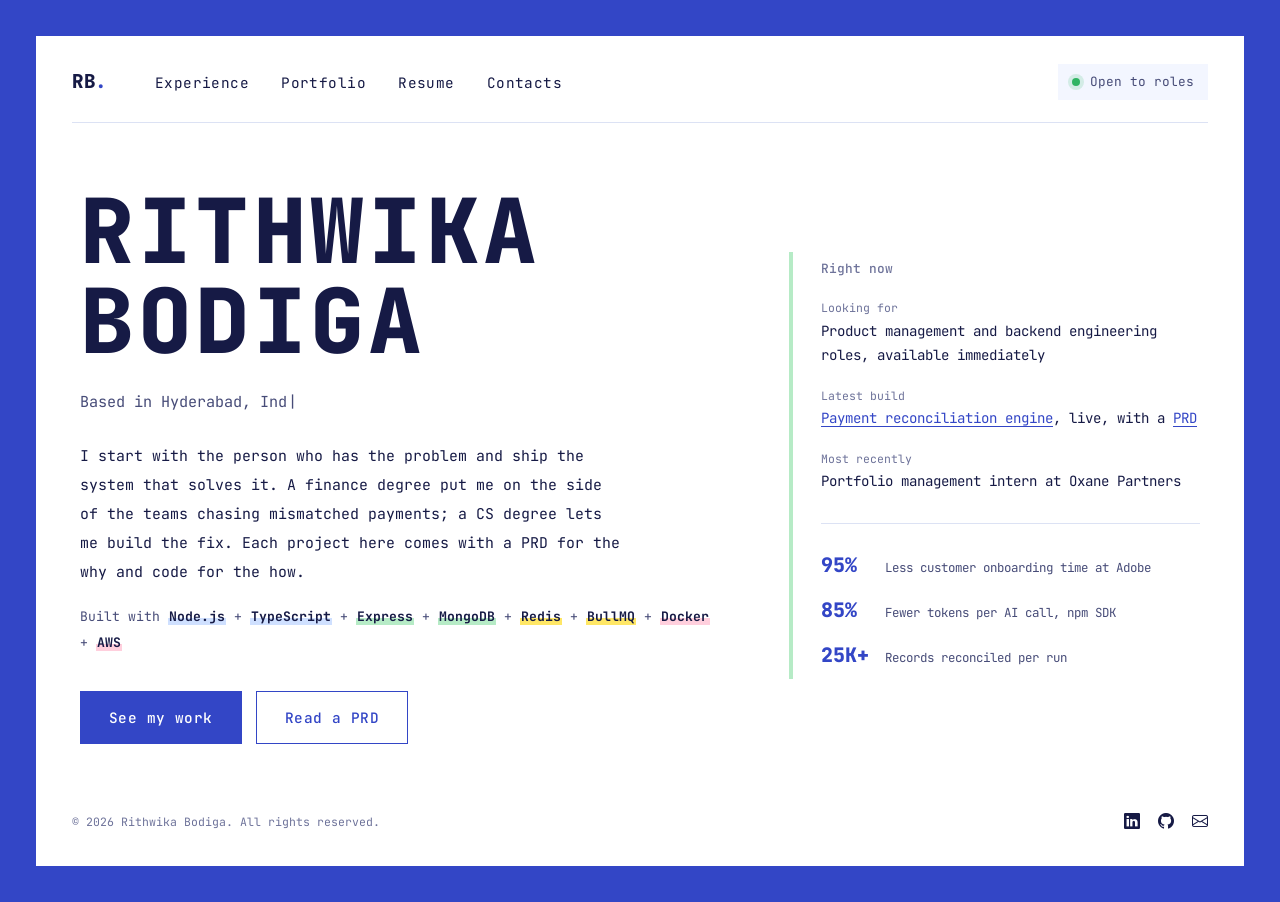
<file: index.html>
<!DOCTYPE html>
<html lang="en">
<head>
<meta charset="UTF-8">
<meta name="viewport" content="width=device-width, initial-scale=1.0">
<title>Rithwika Bodiga — Product-minded Engineer</title>
<meta name="description" content="Rithwika Bodiga — product-minded engineer with a finance background. Projects, PRDs and code for payment reconciliation, AI cost reduction and HR workflow automation.">
<link rel="preconnect" href="https://fonts.googleapis.com">
<link rel="preconnect" href="https://fonts.gstatic.com" crossorigin>
<link href="https://fonts.googleapis.com/css2?family=JetBrains+Mono:wght@400;500;700;800&display=swap" rel="stylesheet">
<link href="https://cdn.jsdelivr.net/npm/bootstrap-icons@1.11.3/font/bootstrap-icons.css" rel="stylesheet">
<link rel="stylesheet" href="css/style.css">
<style>
  /* project cards: screenshot carousel on the card, like the previous version */
  .work-card { display: flex; flex-direction: column; height: 100%; }
  .work-card .work-btn { height: auto; }
  .work.is-featured .work-card { display: grid; grid-template-columns: minmax(0, 1.35fr) minmax(0, 1fr); gap: 40px; align-items: center; }
  .work.is-featured .work-btn { display: flex; }
  .card-track { display: flex; height: 100%; transition: transform .35s ease; }
  .card-track .img-wrap { flex: 0 0 100%; transition: transform .45s ease; }
  .work-card:hover .card-track .img-wrap { transform: scale(1.03); }
  .card-hit { position: absolute; inset: 0; z-index: 1; cursor: zoom-in; }
  .work-thumb .gallery-nav { z-index: 2; bottom: 10px; }
  @media (max-width: 860px) {
    .work.is-featured .work-card { display: flex; gap: 0; }
  }
  @media (prefers-reduced-motion: reduce) { .card-track { transition: none; } }
</style>
</head>
<body>

<div class="frame">

  <!-- ───────── NAV ───────── -->
  <header class="site-nav">
    <a href="#/home" class="nav-logo" aria-label="Home">RB<span>.</span></a>
    <nav class="nav-links" aria-label="Main">
      <a href="#/experience" data-route="experience">Experience</a>
      <a href="#/portfolio" data-route="portfolio">Portfolio</a>
      <a href="#/resume" data-route="resume">Resume</a>
      <a href="#/contacts" data-route="contacts">Contacts</a>
    </nav>
    <a href="#/contacts" class="nav-status"><span class="dot" aria-hidden="true"></span>Open to roles</a>
  </header>

  <main id="main">

    <!-- ───────── HOME ───────── -->
    <section class="view view-home" data-view="home" aria-labelledby="home-title">
      <div class="home-grid">
        <div class="home-main">
          <h1 id="home-title" class="hero-name" tabindex="-1"><span>Rithwika</span> <span>Bodiga</span></h1>
          <p class="typed" aria-label="Product-minded engineer based in Hyderabad, India"><span id="typed" aria-hidden="true"></span><span class="caret" aria-hidden="true">|</span></p>
          <p class="hero-intro">
            I start with the person who has the problem and ship the system that solves it.
            A finance degree put me on the side of the teams chasing mismatched payments; a CS degree
            lets me build the fix. Each project here comes with a PRD for the why and code for the how.
          </p>
          <p class="hero-stack">
            Built with
            <mark class="hl hl-sky">Node.js</mark> + <mark class="hl hl-sky">TypeScript</mark> +
            <mark class="hl hl-leaf">Express</mark> + <mark class="hl hl-leaf">MongoDB</mark> +
            <mark class="hl hl-sun">Redis</mark> + <mark class="hl hl-sun">BullMQ</mark> +
            <mark class="hl hl-blossom">Docker</mark> + <mark class="hl hl-blossom">AWS</mark>
          </p>
          <div class="hero-actions">
            <a href="#/portfolio" class="btn btn-primary">See my work</a>
            <a href="prd/payment-reconciliation.html" class="btn btn-outline">Read a PRD</a>
          </div>
        </div>

        <aside class="now" aria-labelledby="now-title">
          <h2 id="now-title" class="now-title">Right now</h2>
          <ul class="now-list">
            <li>
              <span class="now-key">Looking for</span>
              Product management and backend engineering roles, available immediately
            </li>
            <li>
              <span class="now-key">Latest build</span>
              <a href="https://payment-reconciliation-gyk4.onrender.com" target="_blank" rel="noopener">Payment reconciliation engine</a>, live, with a <a href="prd/payment-reconciliation.html">PRD</a>
            </li>
            <li>
              <span class="now-key">Most recently</span>
              Portfolio management intern at Oxane Partners
            </li>
          </ul>
          <dl class="now-facts">
            <div><dt>Less customer onboarding time at Adobe</dt><dd>95%</dd></div>
            <div><dt>Fewer tokens per AI call, npm SDK</dt><dd>85%</dd></div>
            <div><dt>Records reconciled per run</dt><dd>25K+</dd></div>
          </dl>
        </aside>
      </div>
    </section>

    <!-- ───────── EXPERIENCE ───────── -->
    <section class="view" data-view="experience" aria-labelledby="exp-title" hidden>
      <div class="page-head">
        <h1 id="exp-title" tabindex="-1">Experience</h1>
        <p class="page-intro">Two internships, one on each side of the engineering and finance line.</p>
      </div>

      <div class="content">
        <ol class="timeline">

          <li class="job">
            <div class="job-when">
              <span class="job-year">2026</span>
              <span class="job-type">Internship</span>
            </div>
            <div class="job-body">
              <p class="job-org"><mark class="hl hl-leaf">Oxane Partners</mark></p>
              <h2 class="job-role">Portfolio Management Intern</h2>
              <p class="job-desc">
                Worked on the portfolio management side of the business, with direct exposure to
                reconciliation failures, reporting bottlenecks and audit requirements. It's the same
                class of problem my payment reconciliation engine is built to solve.
              </p>
              <ul class="chips">
                <li>Portfolio management</li>
                <li>Reporting</li>
                <li>Reconciliation</li>
                <li>Audit</li>
              </ul>
            </div>
          </li>

          <li class="job">
            <div class="job-when">
              <span class="job-year">2022</span>
              <span class="job-type">Internship · PPO</span>
            </div>
            <div class="job-body">
              <p class="job-org"><mark class="hl hl-sun">Adobe India</mark></p>
              <h2 class="job-role">CXM Technology Consultant Intern</h2>
              <p class="job-desc">
                Built API-driven workflow automation that cut customer onboarding time by 95% across
                10,000+ records, replacing a manual process with REST APIs, Power Automate flows and
                Power BI reporting. Received a Pre-Placement Offer for the technical contribution.
              </p>
              <div class="flow" aria-label="Pipeline">
                <span>Manual process</span><i class="bi bi-chevron-right" aria-hidden="true"></i>
                <span>REST APIs</span><i class="bi bi-chevron-right" aria-hidden="true"></i>
                <span>Power Automate</span><i class="bi bi-chevron-right" aria-hidden="true"></i>
                <span>Power BI</span>
              </div>
              <dl class="metrics">
                <div><dt>Time saved</dt><dd>95%</dd></div>
                <div><dt>Records automated</dt><dd>10K+</dd></div>
                <div><dt>Outcome</dt><dd>PPO</dd></div>
              </dl>
              <ul class="chips">
                <li>REST APIs</li>
                <li>Power Automate</li>
                <li>Power BI</li>
                <li>Excel automation</li>
              </ul>
            </div>
          </li>

        </ol>
      </div>
    </section>

    <!-- ───────── PORTFOLIO ───────── -->
    <section class="view" data-view="portfolio" aria-labelledby="port-title" hidden>
      <div class="page-head">
        <h1 id="port-title" tabindex="-1">Portfolio</h1>
        <p class="page-intro">Each project starts with a user problem. Read the PRD for the why, or the code for the how.</p>
      </div>

      <div class="content">
        <div class="works-bar">
        <div class="filters" role="group" aria-label="Filter projects">
          <button type="button" class="filter is-active" data-filter="all" aria-pressed="true">All</button>
          <button type="button" class="filter" data-filter="fintech" aria-pressed="false">Fintech</button>
          <button type="button" class="filter" data-filter="ai" aria-pressed="false">AI</button>
          <button type="button" class="filter" data-filter="oss" aria-pressed="false">Open source</button>
        </div>
        <p class="works-count" id="works-count" aria-live="polite"></p>
        </div>

        <ul class="works" id="works"><!-- rendered from PROJECTS in script --></ul>
      </div>
    </section>

    <!-- ───────── RESUME ───────── -->
    <section class="view" data-view="resume" aria-labelledby="res-title" hidden>
      <div class="page-head">
        <h1 id="res-title" tabindex="-1">Resume</h1>
        <p class="page-intro">The one-page version is a download away. The details are below.</p>
      </div>

      <div class="content">
        <div class="resume-top">
          <p class="resume-summary">
            Engineer with a finance background who writes the PRD before the code. My PGDM in Finance
            &amp; Analytics put me on the user's side of the table; my CS degree and Adobe internship taught
            me to ship the fix.
          </p>
          <a href="resume/Rithwika_B_Resume.pdf" target="_blank" rel="noopener" class="btn btn-primary">
            <i class="bi bi-download" aria-hidden="true"></i> Download PDF
          </a>
        </div>

        <div class="resume-grid">
          <div class="resume-block">
            <h2 class="section-label"><mark class="hl hl-sky">Education</mark></h2>
            <div class="entry">
              <p class="entry-title">PGDM, Finance &amp; Analytics</p>
              <p class="entry-sub">IPE Hyderabad</p>
              <p class="entry-note">CAT 94.84 percentile</p>
            </div>
            <div class="entry">
              <p class="entry-title">B.Tech, Computer Science</p>
              <p class="entry-sub">KMIT Hyderabad</p>
              <p class="entry-note">Gold medalist, college topper · CGPA 8.66</p>
            </div>
          </div>

          <div class="resume-block">
            <h2 class="section-label"><mark class="hl hl-leaf">Experience</mark></h2>
            <div class="entry">
              <p class="entry-title">Portfolio Management Intern</p>
              <p class="entry-sub">Oxane Partners · 2026</p>
            </div>
            <div class="entry">
              <p class="entry-title">CXM Technology Consultant Intern</p>
              <p class="entry-sub">Adobe India · 2022</p>
              <p class="entry-note">95% onboarding reduction · Pre-Placement Offer</p>
            </div>
            <a href="#/experience" class="text-link">Read the details</a>
          </div>

          <div class="resume-block resume-wide">
            <h2 class="section-label"><mark class="hl hl-blossom">Skills</mark></h2>
            <dl class="stack">
              <div><dt>Languages</dt><dd>TypeScript, JavaScript, Java, SQL</dd></div>
              <div><dt>Backend</dt><dd>Node.js, Express, REST, BullMQ</dd></div>
              <div><dt>Data</dt><dd>MongoDB, PostgreSQL, Redis</dd></div>
              <div><dt>Infra</dt><dd>Docker, AWS, Git</dd></div>
              <div><dt>AI / SDK</dt><dd>OpenAI, MCP, LLM integration</dd></div>
              <div><dt>Auth</dt><dd>JWT, RBAC, cryptography</dd></div>
            </dl>
          </div>

          <div class="resume-block resume-wide">
            <h2 class="section-label"><mark class="hl hl-sun">Honours</mark></h2>
            <ul class="honours">
              <li><i class="bi bi-trophy" aria-hidden="true"></i> B.Tech gold medalist, KMIT Hyderabad</li>
              <li><i class="bi bi-award" aria-hidden="true"></i> Pre-Placement Offer, Adobe India</li>
              <li><i class="bi bi-box-seam" aria-hidden="true"></i> Published open-source npm package (Tool Minifier SDK)</li>
            </ul>
          </div>
        </div>
      </div>
    </section>

    <!-- ───────── CONTACTS ───────── -->
    <section class="view" data-view="contacts" aria-labelledby="con-title" hidden>
      <div class="page-head">
        <h1 id="con-title" tabindex="-1">Contacts</h1>
        <p class="page-intro">Email is the quickest way to reach me. I usually reply within a day.</p>
      </div>

      <div class="content contact-grid">
        <div>
          <p class="contact-lead">Open to product management and backend engineering roles, starting immediately.</p>
          <ul class="contact-list">
            <li><a href="mailto:bodiga.rithwika@gmail.com"><i class="bi bi-envelope" aria-hidden="true"></i><span>bodiga.rithwika@gmail.com</span></a></li>
            <li><a href="https://linkedin.com/in/rithwika-bodiga" target="_blank" rel="noopener"><i class="bi bi-linkedin" aria-hidden="true"></i><span>linkedin.com/in/rithwika-bodiga</span></a></li>
            <li><a href="https://github.com/rithwikab" target="_blank" rel="noopener"><i class="bi bi-github" aria-hidden="true"></i><span>github.com/rithwikab</span></a></li>
            <li><a href="resume/Rithwika_B_Resume.pdf" target="_blank" rel="noopener"><i class="bi bi-file-earmark-person" aria-hidden="true"></i><span>Resume (PDF)</span></a></li>
          </ul>
          <p class="contact-loc"><i class="bi bi-geo-alt" aria-hidden="true"></i> Hyderabad, India</p>
        </div>

        <form class="contact-form" id="contact-form" novalidate>
          <h2 class="section-label"><mark class="hl hl-leaf">Send a message</mark></h2>
          <label for="cf-name">Your name</label>
          <input id="cf-name" name="name" type="text" autocomplete="name" required>
          <label for="cf-msg">Message</label>
          <textarea id="cf-msg" name="message" rows="5" required></textarea>
          <p class="form-hint" id="cf-hint">Opens your email app with this message filled in.</p>
          <button type="submit" class="btn btn-primary">Write email</button>
        </form>
      </div>
    </section>

  </main>

  <!-- ───────── FOOTER ───────── -->
  <footer class="site-footer">
    <span>© 2026 Rithwika Bodiga. All rights reserved.</span>
    <ul class="socials">
      <li><a href="https://linkedin.com/in/rithwika-bodiga" target="_blank" rel="noopener" aria-label="LinkedIn"><i class="bi bi-linkedin"></i></a></li>
      <li><a href="https://github.com/rithwikab" target="_blank" rel="noopener" aria-label="GitHub"><i class="bi bi-github"></i></a></li>
      <li><a href="mailto:bodiga.rithwika@gmail.com" aria-label="Email"><i class="bi bi-envelope"></i></a></li>
    </ul>
  </footer>
</div>

<!-- ───────── PROJECT MODAL ───────── -->
<div class="modal" id="modal" hidden>
  <div class="modal-backdrop" data-close></div>
  <div class="modal-dialog" role="dialog" aria-modal="true" aria-labelledby="m-title">
    <button type="button" class="modal-close" data-close aria-label="Close"><i class="bi bi-x-lg"></i></button>
    <div class="gallery" id="m-gallery">
      <div class="gallery-track" id="m-track"></div>
      <div class="gallery-nav" id="m-nav">
        <button type="button" class="g-btn" id="m-prev" aria-label="Previous screenshot"><i class="bi bi-chevron-left"></i></button>
        <span class="g-count" id="m-count"></span>
        <button type="button" class="g-btn" id="m-next" aria-label="Next screenshot"><i class="bi bi-chevron-right"></i></button>
      </div>
    </div>
    <div class="modal-body">
      <p class="m-cat"><mark class="hl" id="m-cat"></mark></p>
      <h2 class="m-title" id="m-title"></h2>
      <p class="m-desc" id="m-desc"></p>
      <div class="flow" id="m-flow"></div>
      <ul class="chips" id="m-chips"></ul>
      <p class="m-note" id="m-note"></p>
      <div class="m-actions" id="m-actions"></div>
    </div>
  </div>
</div>

<script>
/* ── PROJECT DATA ─────────────────────────────────────────
   live:  URL of the deployed site → shows "View project".
          Leave as null and the modal shows a screenshot gallery instead.
──────────────────────────────────────────────────────────── */
const PROJECTS = [
  {
    id: 'recon',
    title: 'Payment Reconciliation Engine',
    cat: 'fintech', catLabel: 'Fintech',
    summary: 'Lets finance teams close without manual matching or double-counted re-uploads. 25K+ records per run in ~1.2s.',
    prd: 'prd/payment-reconciliation.html',
    desc: 'Finance teams often match payments in spreadsheets, where a re-uploaded file quietly double-counts and nobody can say who changed what. This engine queues uploads, reconciles 25K+ records per run at ~1.2s average and shows what matched and what didn’t. Every record is fingerprinted so re-uploads are always safe, and every action is logged for auditors.',
    flow: ['Client', 'Idempotency', 'Async queue', 'MongoDB'],
    stack: ['Node.js', 'Express', 'MongoDB', 'Docker', 'BullMQ', 'JWT', 'RBAC'],
    images: ['assets/reconciliation-dashboard.png', 'assets/reconciliation-upload.png', 'assets/reconciliation-audit.png', 'assets/reconciliation-users.png'],
    live: 'https://payment-reconciliation-gyk4.onrender.com',
    liveNote: 'Hosted on Render’s free tier, so the first load can take up to a minute while it wakes up.',
    code: 'https://github.com/rithwikab/Backend_Projects/tree/main/payments-reconciliation'
  },
  {
    id: 'sdk',
    title: 'Tool Minifier SDK',
    cat: 'oss', catLabel: 'Open source',
    summary: 'Cuts the cost of AI calls by shrinking the structured data sent to the model, by up to 85%, with no rewrite.',
    prd: 'prd/tool-minifier-sdk.html',
    desc: 'Developers building AI agents pay for every token of tool definitions and JSON they send to the model. This published npm package compresses that structured data by up to 85% at the boundary between app and model, as an SDK or an MCP proxy, so nobody has to rewrite their tools. A Pro tier uses license keys that verify offline and can be revoked in real time.',
    flow: ['Client SDK', 'Compression', 'MCP proxy', 'LLM API'],
    stack: ['TypeScript', 'Node.js', 'React', 'MCP', 'Cryptography'],
    images: ['assets/sdk-dashboard.png'],
    live: 'https://tool-minifier-sdk-demo.vercel.app/',
    extra: { label: 'Pro site (in progress)', href: 'https://tool-minifier-pro.onrender.com/' },
    code: 'https://github.com/rithwikab/tool-minifier-sdk'
  },
  {
    id: 'hr',
    title: 'AI-Powered HR Task Platform',
    cat: 'ai', catLabel: 'AI',
    summary: 'AI sorts incoming HR requests so the team doesn’t have to, and work keeps flowing when the AI is down.',
    prd: 'prd/hr-task-platform.html',
    desc: 'HR teams read and sort a steady stream of requests by hand, and onboarding steps slip through. Here OpenAI categorises each new task using structured output, onboarding follows a fixed workflow and everyone gets an “assigned to me” view with notifications. The AI only labels; people make every decision, and a fallback keeps tasks moving if the AI call fails.',
    flow: ['Frontend', 'Express API', 'MongoDB', 'OpenAI', 'Structured output'],
    stack: ['Node.js', 'Express', 'MongoDB', 'OpenAI API', 'JWT', 'RBAC'],
    images: ['assets/hr-dashboard.png', 'assets/hr-tasks.png', 'assets/hr-assigned-tasks.png', 'assets/hr-create-task.png', 'assets/hr-notifications.png', 'assets/hr-register-user.png'],
    live: null,
    code: 'https://github.com/rithwikab/Backend_Projects/tree/main/HR_JIRA'
  }
];
const CAT_COLOR = { fintech: 'hl-sun', ai: 'hl-blossom', oss: 'hl-leaf' };

/* ── IMAGE FALLBACK (missing screenshot → soft tile with title) ── */
function safeImg(src, alt, label) {
  const wrap = document.createElement('div');
  wrap.className = 'img-wrap';
  const img = new Image();
  img.src = src; img.alt = alt; img.loading = 'lazy';
  img.addEventListener('error', () => { wrap.classList.add('img-missing'); wrap.dataset.label = label; img.remove(); });
  wrap.appendChild(img);
  return wrap;
}

/* ── PORTFOLIO GRID ── */
const works = document.getElementById('works');
PROJECTS.forEach(p => {
  const li = document.createElement('li');
  li.className = 'work'; li.dataset.cat = p.cat;
  const card = document.createElement('div');
  card.className = 'work-card';

  // screenshot carousel on the card
  const thumb = document.createElement('div');
  thumb.className = 'work-thumb';
  const cardTrack = document.createElement('div');
  cardTrack.className = 'card-track';
  p.images.forEach((src, i) => cardTrack.appendChild(safeImg(src, `${p.title} screenshot ${i + 1}`, p.title)));
  thumb.appendChild(cardTrack);
  let cur = 0;
  const hit = document.createElement('button');
  hit.type = 'button'; hit.className = 'card-hit'; hit.tabIndex = -1;
  hit.setAttribute('aria-hidden', 'true');
  thumb.appendChild(hit);
  if (p.images.length > 1) {
    thumb.insertAdjacentHTML('beforeend',
      `<div class="gallery-nav">
         <button type="button" class="g-btn" data-dir="-1" aria-label="Previous ${p.title} screenshot"><i class="bi bi-chevron-left"></i></button>
         <span class="g-count">1 / ${p.images.length}</span>
         <button type="button" class="g-btn" data-dir="1" aria-label="Next ${p.title} screenshot"><i class="bi bi-chevron-right"></i></button>
       </div>`);
    const count = thumb.querySelector('.g-count');
    thumb.querySelectorAll('.g-btn').forEach(b => b.addEventListener('click', e => {
      e.stopPropagation();
      cur = (cur + Number(b.dataset.dir) + p.images.length) % p.images.length;
      cardTrack.style.transform = `translateX(-${cur * 100}%)`;
      count.textContent = `${cur + 1} / ${p.images.length}`;
    }));
  }
  card.appendChild(thumb);

  const btn = document.createElement('button');
  btn.type = 'button'; btn.className = 'work-btn';
  btn.setAttribute('aria-label', `${p.title}, open details`);
  btn.insertAdjacentHTML('beforeend',
    `<span class="work-info">
       <span class="work-cat"><mark class="hl ${CAT_COLOR[p.cat]}">${p.catLabel}</mark></span>
       <span class="work-title">${p.title}</span>
       <span class="work-summary">${p.summary}</span>
       <span class="work-meta">${p.live ? '<span class="dot" aria-hidden="true"></span>Live site' : `${p.images.length} screenshots`}<span class="work-prd">· PRD</span><span class="work-open">Open details</span></span>
     </span>`);
  btn.addEventListener('click', () => openModal(p, btn, cur));
  hit.addEventListener('click', () => openModal(p, btn, cur));
  card.appendChild(btn);
  li.appendChild(card); works.appendChild(li);
});

document.querySelectorAll('.filter').forEach(f => f.addEventListener('click', () => {
  document.querySelectorAll('.filter').forEach(x => { x.classList.toggle('is-active', x === f); x.setAttribute('aria-pressed', x === f); });
  document.querySelectorAll('.work').forEach(w => { w.hidden = !(f.dataset.filter === 'all' || w.dataset.cat === f.dataset.filter); });
  layoutWorks();
}));
function layoutWorks() {
  const visible = [...document.querySelectorAll('.work')].filter(w => !w.hidden);
  document.querySelectorAll('.work').forEach(w => w.classList.remove('is-featured'));
  if (visible.length) visible[0].classList.add('is-featured');
  document.getElementById('works-count').textContent = `${visible.length} project${visible.length === 1 ? '' : 's'}`;
}
layoutWorks();

/* ── MODAL ── */
const modal = document.getElementById('modal');
const track = document.getElementById('m-track');
let slide = 0, slides = 0, lastFocus = null;

function showSlide(i) {
  slide = (i + slides) % slides;
  track.style.transform = `translateX(-${slide * 100}%)`;
  document.getElementById('m-count').textContent = `${slide + 1} / ${slides}`;
}
document.getElementById('m-prev').addEventListener('click', () => showSlide(slide - 1));
document.getElementById('m-next').addEventListener('click', () => showSlide(slide + 1));

function openModal(p, opener, start = 0) {
  lastFocus = opener;
  track.innerHTML = '';
  p.images.forEach((src, i) => track.appendChild(safeImg(src, `${p.title} screenshot ${i + 1}`, p.title)));
  slides = p.images.length; showSlide(start);
  document.getElementById('m-nav').hidden = slides < 2;

  const cat = document.getElementById('m-cat');
  cat.className = 'hl ' + CAT_COLOR[p.cat]; cat.textContent = p.catLabel;
  document.getElementById('m-title').textContent = p.title;
  document.getElementById('m-desc').textContent = p.desc;
  document.getElementById('m-flow').innerHTML = p.flow.map(s => `<span>${s}</span>`).join('<i class="bi bi-chevron-right" aria-hidden="true"></i>');
  document.getElementById('m-chips').innerHTML = p.stack.map(s => `<li>${s}</li>`).join('');

  const note = document.getElementById('m-note');
  note.textContent = p.live ? (p.liveNote || '') : 'No public deployment yet. Use the arrows to browse screenshots of the app.';
  note.hidden = !note.textContent;

  const actions = document.getElementById('m-actions');
  actions.innerHTML = '';
  if (p.live) actions.insertAdjacentHTML('beforeend', `<a class="btn btn-primary" href="${p.live}" target="_blank" rel="noopener">View project</a>`);
  actions.insertAdjacentHTML('beforeend', `<a class="btn ${p.live ? 'btn-outline' : 'btn-primary'}" href="${p.prd}"><i class="bi bi-file-earmark-text" aria-hidden="true"></i> Read the PRD</a>`);
  actions.insertAdjacentHTML('beforeend', `<a class="btn btn-outline" href="${p.code}" target="_blank" rel="noopener"><i class="bi bi-github" aria-hidden="true"></i> Source code</a>`);
  if (p.extra) actions.insertAdjacentHTML('beforeend', `<a class="text-link m-extra" href="${p.extra.href}" target="_blank" rel="noopener">${p.extra.label}</a>`);

  modal.hidden = false;
  document.body.classList.add('no-scroll');
  modal.querySelector('.modal-close').focus();
}
function closeModal() {
  modal.hidden = true;
  document.body.classList.remove('no-scroll');
  if (lastFocus) lastFocus.focus();
}
modal.querySelectorAll('[data-close]').forEach(el => el.addEventListener('click', closeModal));
document.addEventListener('keydown', e => {
  if (modal.hidden) return;
  if (e.key === 'Escape') closeModal();
  if (e.key === 'ArrowRight' && slides > 1) showSlide(slide + 1);
  if (e.key === 'ArrowLeft' && slides > 1) showSlide(slide - 1);
  if (e.key === 'Tab') { // keep focus inside the dialog
    const f = [...modal.querySelectorAll('button:not([hidden]), a[href]')].filter(el => el.offsetParent);
    if (!f.length) return;
    if (e.shiftKey && document.activeElement === f[0]) { e.preventDefault(); f[f.length - 1].focus(); }
    else if (!e.shiftKey && document.activeElement === f[f.length - 1]) { e.preventDefault(); f[0].focus(); }
  }
});

/* ── ROUTER (#/home, #/experience, #/portfolio, #/resume, #/contacts) ── */
const TITLES = { home: 'Rithwika Bodiga — Product-minded Engineer', experience: 'Experience — Rithwika Bodiga', portfolio: 'Portfolio — Rithwika Bodiga', resume: 'Resume — Rithwika Bodiga', contacts: 'Contacts — Rithwika Bodiga' };
let firstLoad = true;
function route() {
  let name = (location.hash.replace(/^#\/?/, '') || 'home').toLowerCase();
  if (!TITLES[name]) name = 'home';
  document.querySelectorAll('.view').forEach(v => { v.hidden = v.dataset.view !== name; });
  document.querySelectorAll('[data-route]').forEach(a => a.toggleAttribute('aria-current', a.dataset.route === name));
  document.title = TITLES[name];
  if (!modal.hidden) closeModal();
  if (!firstLoad) {
    window.scrollTo(0, 0);
    const h = document.querySelector(`[data-view="${name}"] h1`);
    if (h) h.focus({ preventScroll: true });
  }
  firstLoad = false;
}
window.addEventListener('hashchange', route);
route();

/* ── TYPED LINE ── */
(function typed() {
  const el = document.getElementById('typed');
  const lines = ['Based in Hyderabad, India', 'Product-minded engineer', 'Finance + computer science', 'Adobe PPO · Gold medalist'];
  if (matchMedia('(prefers-reduced-motion: reduce)').matches) { el.textContent = lines[0]; return; }
  let li = 0, ci = 0, del = false;
  (function tick() {
    const s = lines[li];
    ci += del ? -1 : 1;
    el.textContent = s.slice(0, ci);
    let wait = del ? 35 : 75;
    if (!del && ci === s.length) { del = true; wait = 1800; }
    else if (del && ci === 0) { del = false; li = (li + 1) % lines.length; wait = 350; }
    setTimeout(tick, wait);
  })();
})();

/* ── CONTACT FORM → mailto ── */
document.getElementById('contact-form').addEventListener('submit', e => {
  e.preventDefault();
  const name = e.target.name.value.trim(), msg = e.target.message.value.trim();
  const hint = document.getElementById('cf-hint');
  if (!name || !msg) { hint.textContent = 'Add your name and a message, then try again.'; hint.classList.add('is-error'); return; }
  hint.textContent = 'Opens your email app with this message filled in.'; hint.classList.remove('is-error');
  location.href = `mailto:bodiga.rithwika@gmail.com?subject=${encodeURIComponent('Hello from ' + name)}&body=${encodeURIComponent(msg)}`;
});
</script>
</body>
</html>
</file>
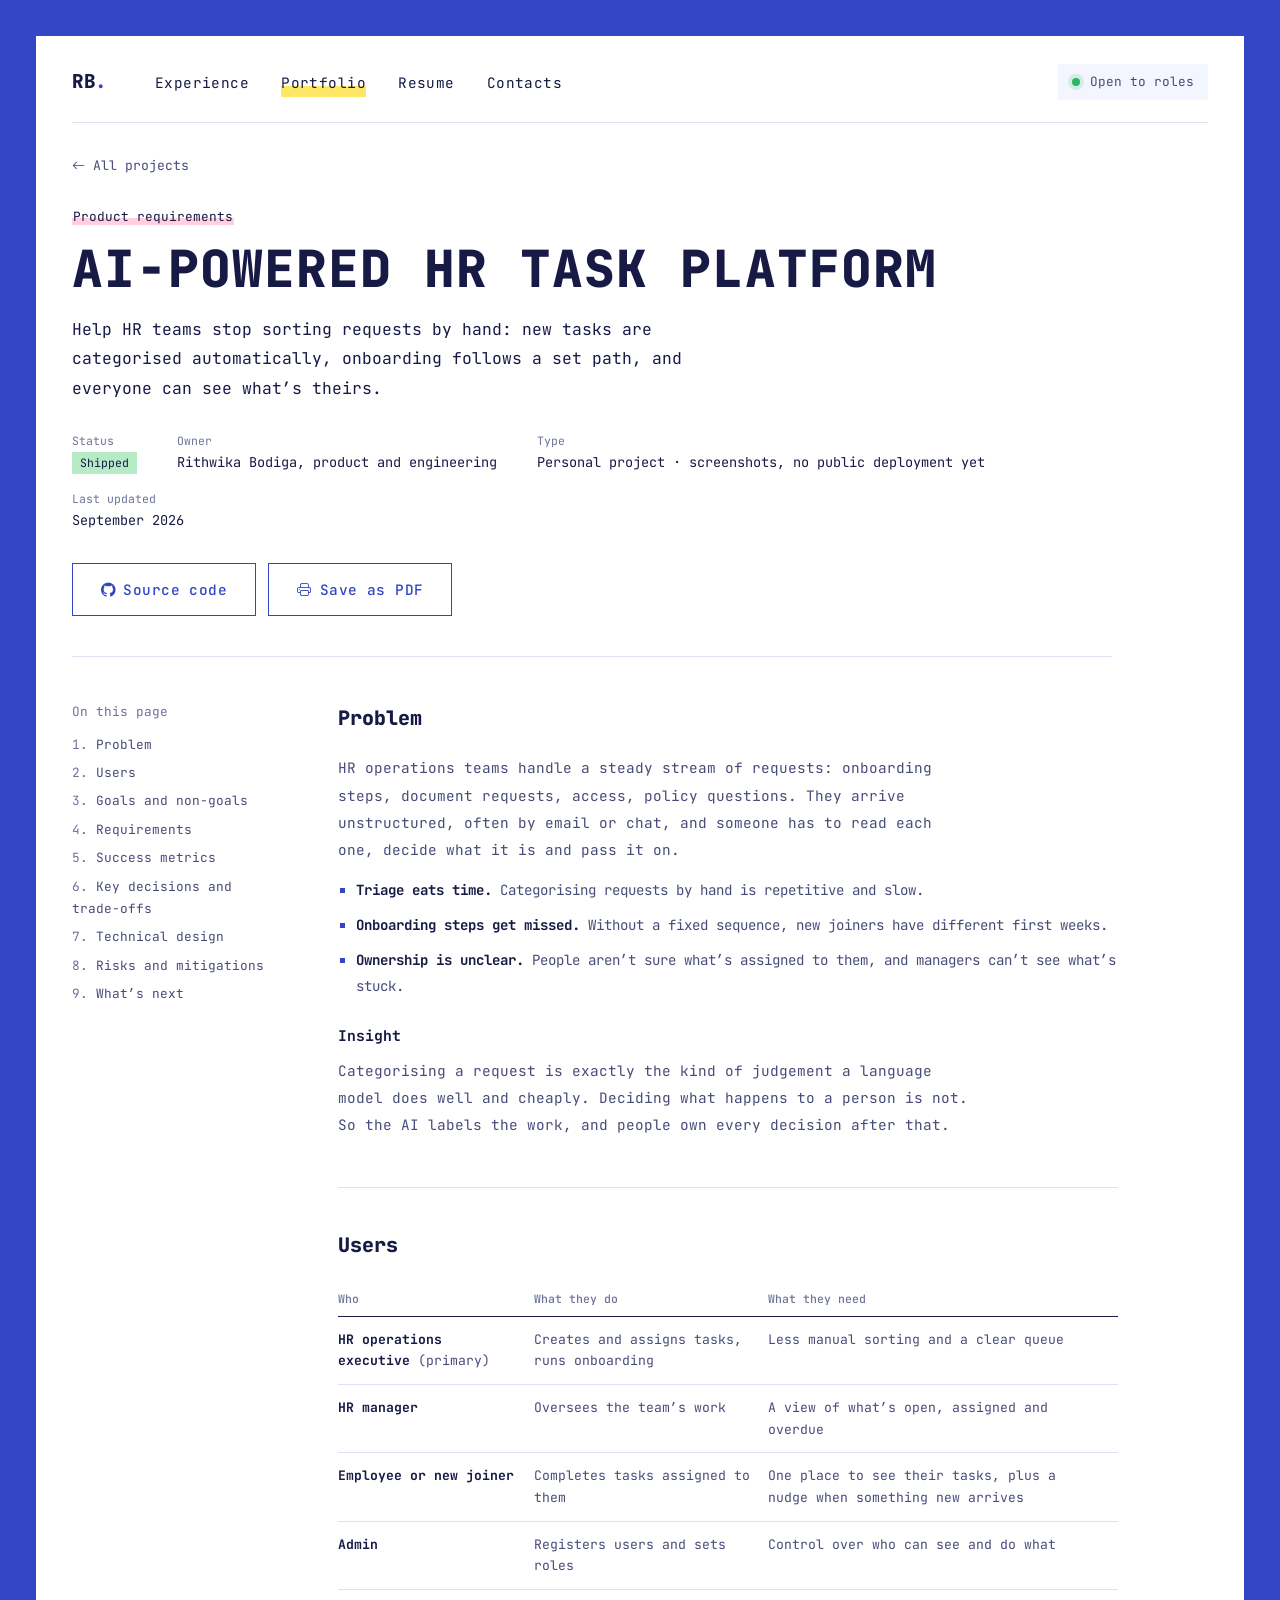
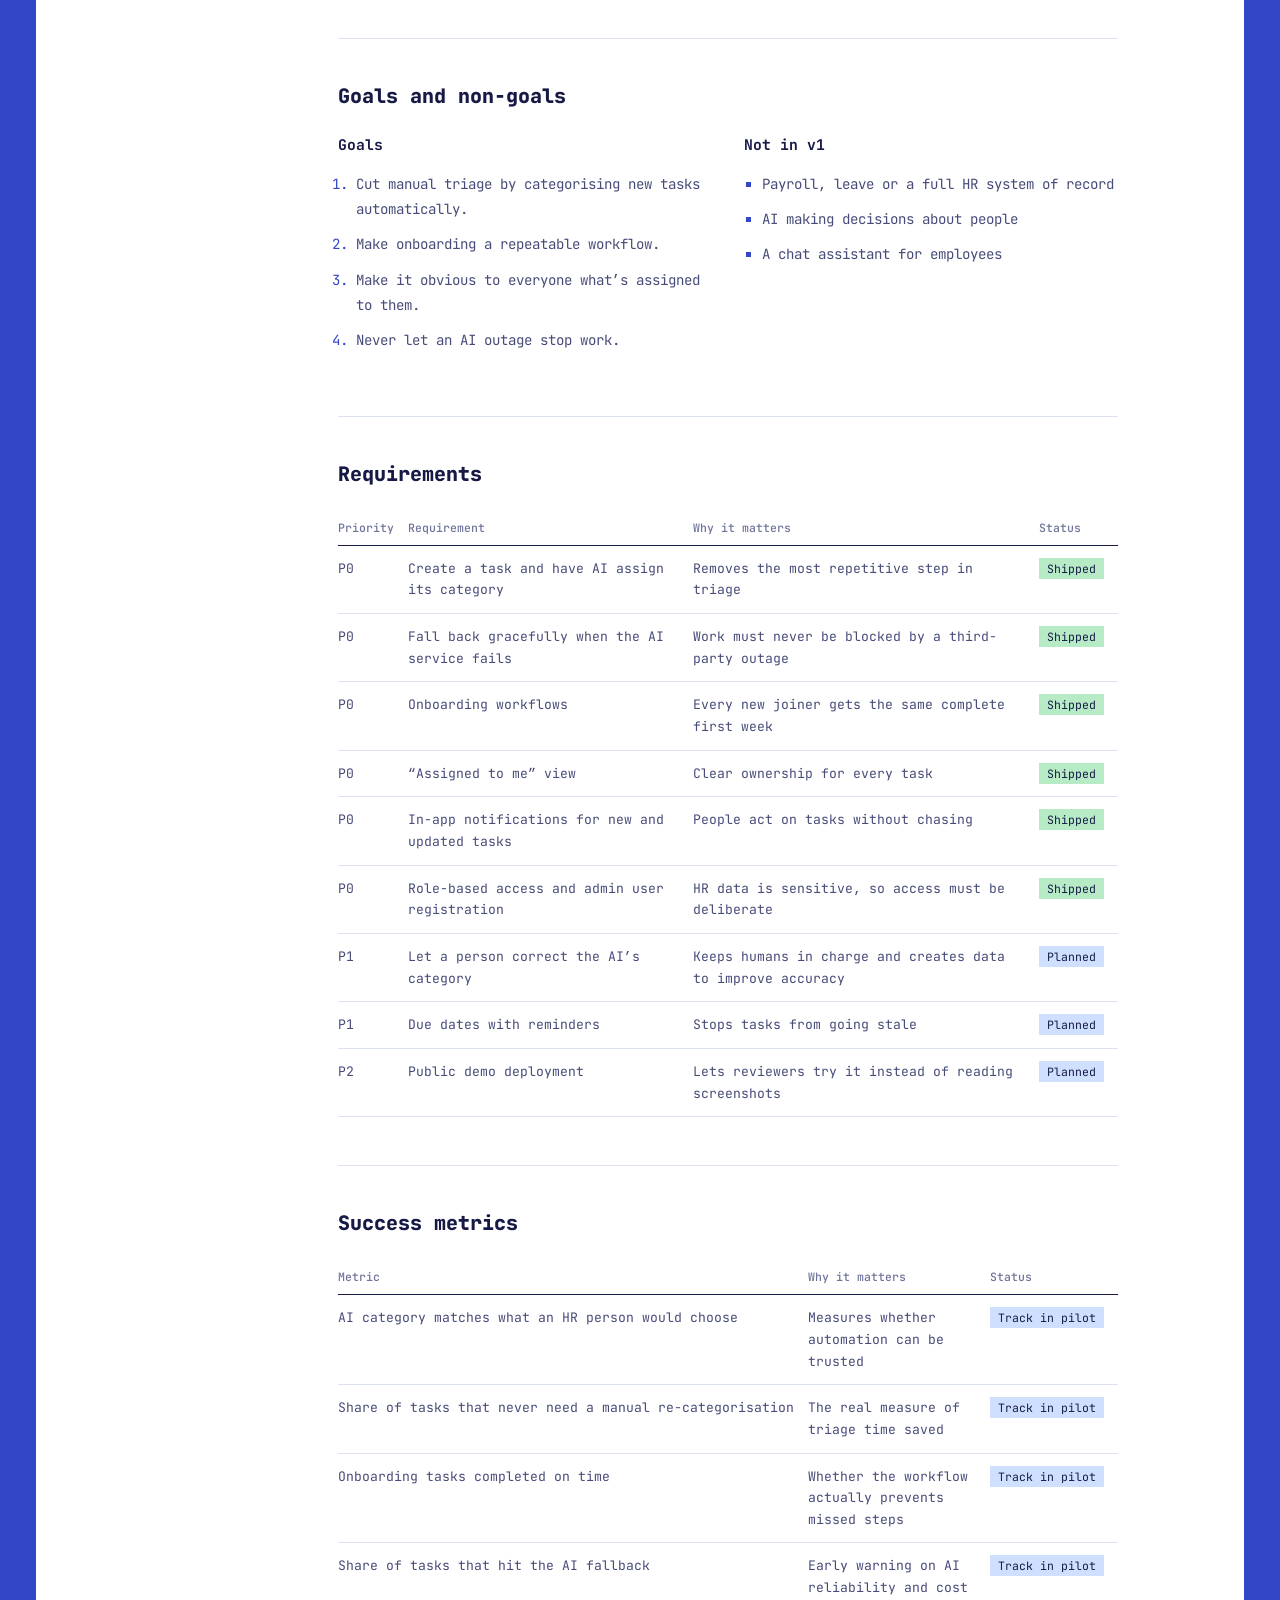
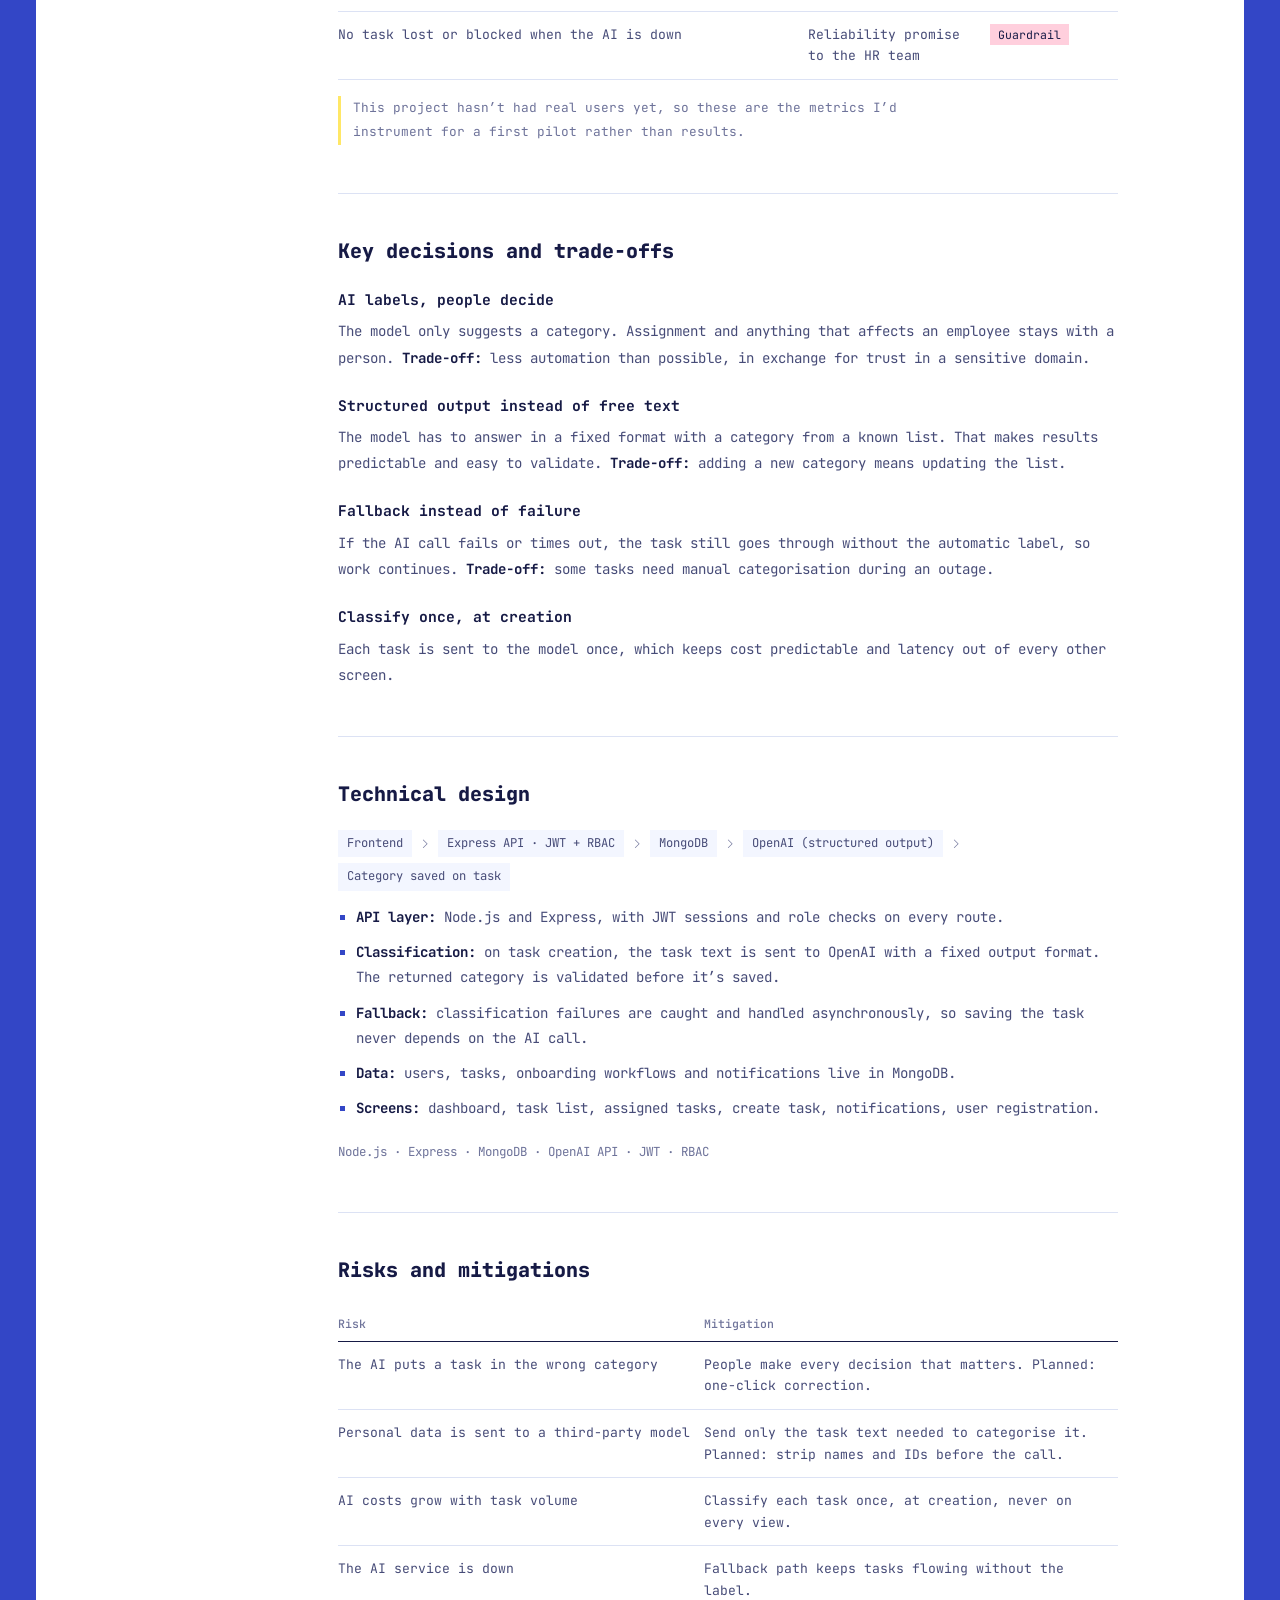
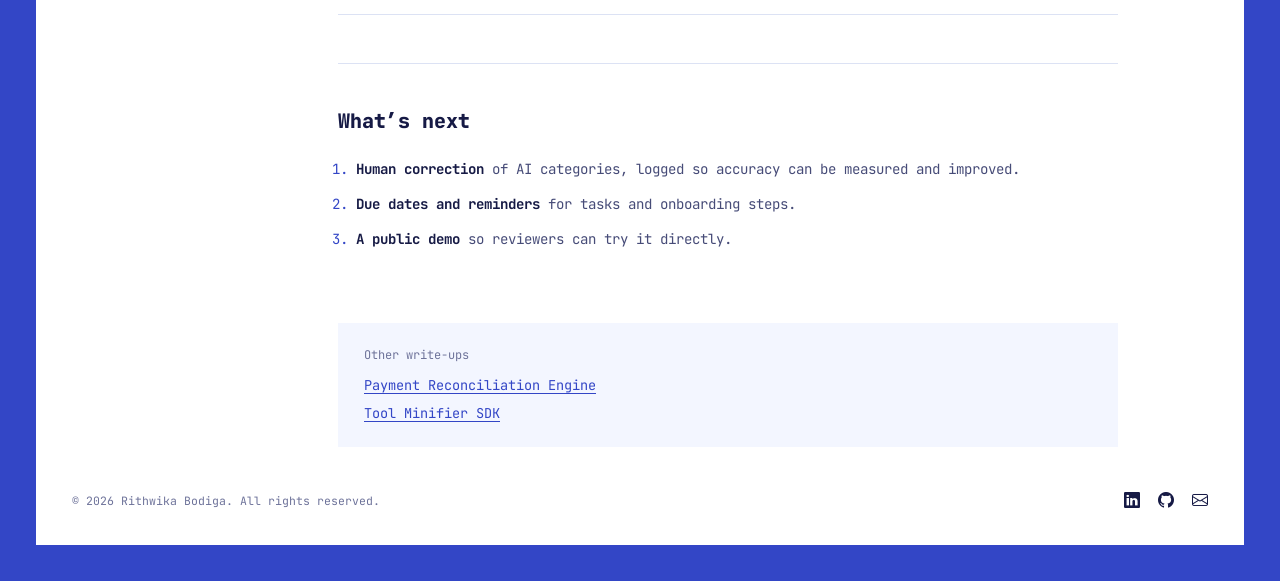
<file: prd/hr-task-platform.html>
<!DOCTYPE html>
<html lang="en">
<head>
<meta charset="UTF-8">
<meta name="viewport" content="width=device-width, initial-scale=1.0">
<title>AI-Powered HR Task Platform PRD — Rithwika Bodiga</title>
<meta name="description" content="Help HR teams stop sorting requests by hand: new tasks are categorised automatically, onboarding follows a set path, and everyone can see what’s theirs.">
<link rel="preconnect" href="https://fonts.googleapis.com">
<link rel="preconnect" href="https://fonts.gstatic.com" crossorigin>
<link href="https://fonts.googleapis.com/css2?family=JetBrains+Mono:wght@400;500;700;800&display=swap" rel="stylesheet">
<link href="https://cdn.jsdelivr.net/npm/bootstrap-icons@1.11.3/font/bootstrap-icons.css" rel="stylesheet">
<link rel="stylesheet" href="../css/style.css">
</head>
<body>
<div class="frame">
  <header class="site-nav">
    <a href="../index.html#/home" class="nav-logo" aria-label="Home">RB<span>.</span></a>
    <nav class="nav-links" aria-label="Main">
      <a href="../index.html#/experience">Experience</a>
      <a href="../index.html#/portfolio" aria-current="page">Portfolio</a>
      <a href="../index.html#/resume">Resume</a>
      <a href="../index.html#/contacts">Contacts</a>
    </nav>
    <a href="../index.html#/contacts" class="nav-status"><span class="dot" aria-hidden="true"></span>Open to roles</a>
  </header>

  <main>
    <a class="prd-back" href="../index.html#/portfolio"><i class="bi bi-arrow-left" aria-hidden="true"></i> All projects</a>
    <div class="prd-head">
      <p class="prd-kind"><mark class="hl hl-blossom">Product requirements</mark></p>
      <h1>AI-Powered HR Task Platform</h1>
      <p class="prd-oneliner">Help HR teams stop sorting requests by hand: new tasks are categorised automatically, onboarding follows a set path, and everyone can see what’s theirs.</p>
      <dl class="prd-meta">
        <div><dt>Status</dt><dd><span class="pill pill-leaf">Shipped</span></dd></div>
        <div><dt>Owner</dt><dd>Rithwika Bodiga, product and engineering</dd></div>
        <div><dt>Type</dt><dd>Personal project · screenshots, no public deployment yet</dd></div>
        <div><dt>Last updated</dt><dd>September 2026</dd></div>
      </dl>
      <div class="prd-actions"><a class="btn btn-outline" href="https://github.com/rithwikab/Backend_Projects/tree/main/HR_JIRA" target="_blank" rel="noopener"><i class="bi bi-github" aria-hidden="true"></i> Source code</a><button type="button" class="btn btn-outline" onclick="window.print()"><i class="bi bi-printer" aria-hidden="true"></i> Save as PDF</button></div>
    </div>

    <div class="prd-layout">
      <nav class="prd-toc" aria-label="On this page">
        <p class="prd-toc-title">On this page</p>
        <ol><li><a href="#problem">Problem</a></li><li><a href="#users">Users</a></li><li><a href="#goals">Goals and non-goals</a></li><li><a href="#requirements">Requirements</a></li><li><a href="#metrics">Success metrics</a></li><li><a href="#decisions">Key decisions and trade-offs</a></li><li><a href="#tech">Technical design</a></li><li><a href="#risks">Risks and mitigations</a></li><li><a href="#next">What’s next</a></li></ol>
      </nav>
      <article class="prd-body">
        <section id="problem" class="prd-sec"><h2>Problem</h2>
<p>HR operations teams handle a steady stream of requests: onboarding steps, document requests, access, policy questions. They arrive unstructured, often by email or chat, and someone has to read each one, decide what it is and pass it on.</p>
<ul class="prd-list">
  <li><strong>Triage eats time.</strong> Categorising requests by hand is repetitive and slow.</li>
  <li><strong>Onboarding steps get missed.</strong> Without a fixed sequence, new joiners have different first weeks.</li>
  <li><strong>Ownership is unclear.</strong> People aren’t sure what’s assigned to them, and managers can’t see what’s stuck.</li>
</ul>
<h3>Insight</h3>
<p>Categorising a request is exactly the kind of judgement a language model does well and cheaply. Deciding what happens to a person is not. So the AI labels the work, and people own every decision after that.</p></section><section id="users" class="prd-sec"><h2>Users</h2><div class="table-wrap"><table class="prd-table"><thead><tr><th scope="col">Who</th><th scope="col">What they do</th><th scope="col">What they need</th></tr></thead><tbody><tr><td><strong>HR operations executive</strong> (primary)</td><td>Creates and assigns tasks, runs onboarding</td><td>Less manual sorting and a clear queue</td></tr><tr><td><strong>HR manager</strong></td><td>Oversees the team’s work</td><td>A view of what’s open, assigned and overdue</td></tr><tr><td><strong>Employee or new joiner</strong></td><td>Completes tasks assigned to them</td><td>One place to see their tasks, plus a nudge when something new arrives</td></tr><tr><td><strong>Admin</strong></td><td>Registers users and sets roles</td><td>Control over who can see and do what</td></tr></tbody></table></div></section><section id="goals" class="prd-sec"><h2>Goals and non-goals</h2>
<div class="two-col">
  <div>
    <h3>Goals</h3>
    <ol class="prd-list">
      <li>Cut manual triage by categorising new tasks automatically.</li>
      <li>Make onboarding a repeatable workflow.</li>
      <li>Make it obvious to everyone what’s assigned to them.</li>
      <li>Never let an AI outage stop work.</li>
    </ol>
  </div>
  <div>
    <h3>Not in v1</h3>
    <ul class="prd-list">
      <li>Payroll, leave or a full HR system of record</li>
      <li>AI making decisions about people</li>
      <li>A chat assistant for employees</li>
    </ul>
  </div>
</div></section><section id="requirements" class="prd-sec"><h2>Requirements</h2><div class="table-wrap"><table class="prd-table"><thead><tr><th scope="col">Priority</th><th scope="col">Requirement</th><th scope="col">Why it matters</th><th scope="col">Status</th></tr></thead><tbody><tr><td>P0</td><td>Create a task and have AI assign its category</td><td>Removes the most repetitive step in triage</td><td><span class="pill pill-leaf">Shipped</span></td></tr><tr><td>P0</td><td>Fall back gracefully when the AI service fails</td><td>Work must never be blocked by a third-party outage</td><td><span class="pill pill-leaf">Shipped</span></td></tr><tr><td>P0</td><td>Onboarding workflows</td><td>Every new joiner gets the same complete first week</td><td><span class="pill pill-leaf">Shipped</span></td></tr><tr><td>P0</td><td>“Assigned to me” view</td><td>Clear ownership for every task</td><td><span class="pill pill-leaf">Shipped</span></td></tr><tr><td>P0</td><td>In-app notifications for new and updated tasks</td><td>People act on tasks without chasing</td><td><span class="pill pill-leaf">Shipped</span></td></tr><tr><td>P0</td><td>Role-based access and admin user registration</td><td>HR data is sensitive, so access must be deliberate</td><td><span class="pill pill-leaf">Shipped</span></td></tr><tr><td>P1</td><td>Let a person correct the AI’s category</td><td>Keeps humans in charge and creates data to improve accuracy</td><td><span class="pill pill-sky">Planned</span></td></tr><tr><td>P1</td><td>Due dates with reminders</td><td>Stops tasks from going stale</td><td><span class="pill pill-sky">Planned</span></td></tr><tr><td>P2</td><td>Public demo deployment</td><td>Lets reviewers try it instead of reading screenshots</td><td><span class="pill pill-sky">Planned</span></td></tr></tbody></table></div></section><section id="metrics" class="prd-sec"><h2>Success metrics</h2><div class="table-wrap"><table class="prd-table"><thead><tr><th scope="col">Metric</th><th scope="col">Why it matters</th><th scope="col">Status</th></tr></thead><tbody><tr><td>AI category matches what an HR person would choose</td><td>Measures whether automation can be trusted</td><td><span class="pill pill-sky">Track in pilot</span></td></tr><tr><td>Share of tasks that never need a manual re-categorisation</td><td>The real measure of triage time saved</td><td><span class="pill pill-sky">Track in pilot</span></td></tr><tr><td>Onboarding tasks completed on time</td><td>Whether the workflow actually prevents missed steps</td><td><span class="pill pill-sky">Track in pilot</span></td></tr><tr><td>Share of tasks that hit the AI fallback</td><td>Early warning on AI reliability and cost</td><td><span class="pill pill-sky">Track in pilot</span></td></tr><tr><td>No task lost or blocked when the AI is down</td><td>Reliability promise to the HR team</td><td><span class="pill pill-blossom">Guardrail</span></td></tr></tbody></table></div><p class="prd-note">This project hasn’t had real users yet, so these are the metrics I’d instrument for a first pilot rather than results.</p></section><section id="decisions" class="prd-sec"><h2>Key decisions and trade-offs</h2>
<dl class="decisions">
  <div><dt>AI labels, people decide</dt>
  <dd>The model only suggests a category. Assignment and anything that affects an employee stays with a person. <em>Trade-off:</em> less automation than possible, in exchange for trust in a sensitive domain.</dd></div>
  <div><dt>Structured output instead of free text</dt>
  <dd>The model has to answer in a fixed format with a category from a known list. That makes results predictable and easy to validate. <em>Trade-off:</em> adding a new category means updating the list.</dd></div>
  <div><dt>Fallback instead of failure</dt>
  <dd>If the AI call fails or times out, the task still goes through without the automatic label, so work continues. <em>Trade-off:</em> some tasks need manual categorisation during an outage.</dd></div>
  <div><dt>Classify once, at creation</dt>
  <dd>Each task is sent to the model once, which keeps cost predictable and latency out of every other screen.</dd></div>
</dl></section><section id="tech" class="prd-sec"><h2>Technical design</h2><div class="flow"><span>Frontend</span><i class="bi bi-chevron-right" aria-hidden="true"></i><span>Express API · JWT + RBAC</span><i class="bi bi-chevron-right" aria-hidden="true"></i><span>MongoDB</span><i class="bi bi-chevron-right" aria-hidden="true"></i><span>OpenAI (structured output)</span><i class="bi bi-chevron-right" aria-hidden="true"></i><span>Category saved on task</span></div>
<ul class="prd-list">
  <li><strong>API layer:</strong> Node.js and Express, with JWT sessions and role checks on every route.</li>
  <li><strong>Classification:</strong> on task creation, the task text is sent to OpenAI with a fixed output format. The returned category is validated before it’s saved.</li>
  <li><strong>Fallback:</strong> classification failures are caught and handled asynchronously, so saving the task never depends on the AI call.</li>
  <li><strong>Data:</strong> users, tasks, onboarding workflows and notifications live in MongoDB.</li>
  <li><strong>Screens:</strong> dashboard, task list, assigned tasks, create task, notifications, user registration.</li>
</ul>
<p class="prd-stack">Node.js · Express · MongoDB · OpenAI API · JWT · RBAC</p></section><section id="risks" class="prd-sec"><h2>Risks and mitigations</h2><div class="table-wrap"><table class="prd-table"><thead><tr><th scope="col">Risk</th><th scope="col">Mitigation</th></tr></thead><tbody><tr><td>The AI puts a task in the wrong category</td><td>People make every decision that matters. Planned: one-click correction.</td></tr><tr><td>Personal data is sent to a third-party model</td><td>Send only the task text needed to categorise it. Planned: strip names and IDs before the call.</td></tr><tr><td>AI costs grow with task volume</td><td>Classify each task once, at creation, never on every view.</td></tr><tr><td>The AI service is down</td><td>Fallback path keeps tasks flowing without the label.</td></tr></tbody></table></div></section><section id="next" class="prd-sec"><h2>What’s next</h2>
<ol class="prd-list">
  <li><strong>Human correction</strong> of AI categories, logged so accuracy can be measured and improved.</li>
  <li><strong>Due dates and reminders</strong> for tasks and onboarding steps.</li>
  <li><strong>A public demo</strong> so reviewers can try it directly.</li>
</ol></section>
        <aside class="prd-more">
          <p>Other write-ups</p>
          <ul><li><a href="payment-reconciliation.html">Payment Reconciliation Engine</a></li><li><a href="tool-minifier-sdk.html">Tool Minifier SDK</a></li></ul>
        </aside>
      </article>
    </div>
  </main>

  <footer class="site-footer">
    <span>© 2026 Rithwika Bodiga. All rights reserved.</span>
    <ul class="socials">
      <li><a href="https://linkedin.com/in/rithwika-bodiga" target="_blank" rel="noopener" aria-label="LinkedIn"><i class="bi bi-linkedin"></i></a></li>
      <li><a href="https://github.com/rithwikab" target="_blank" rel="noopener" aria-label="GitHub"><i class="bi bi-github"></i></a></li>
      <li><a href="mailto:bodiga.rithwika@gmail.com" aria-label="Email"><i class="bi bi-envelope"></i></a></li>
    </ul>
  </footer>
</div>
</body>
</html>
</file>
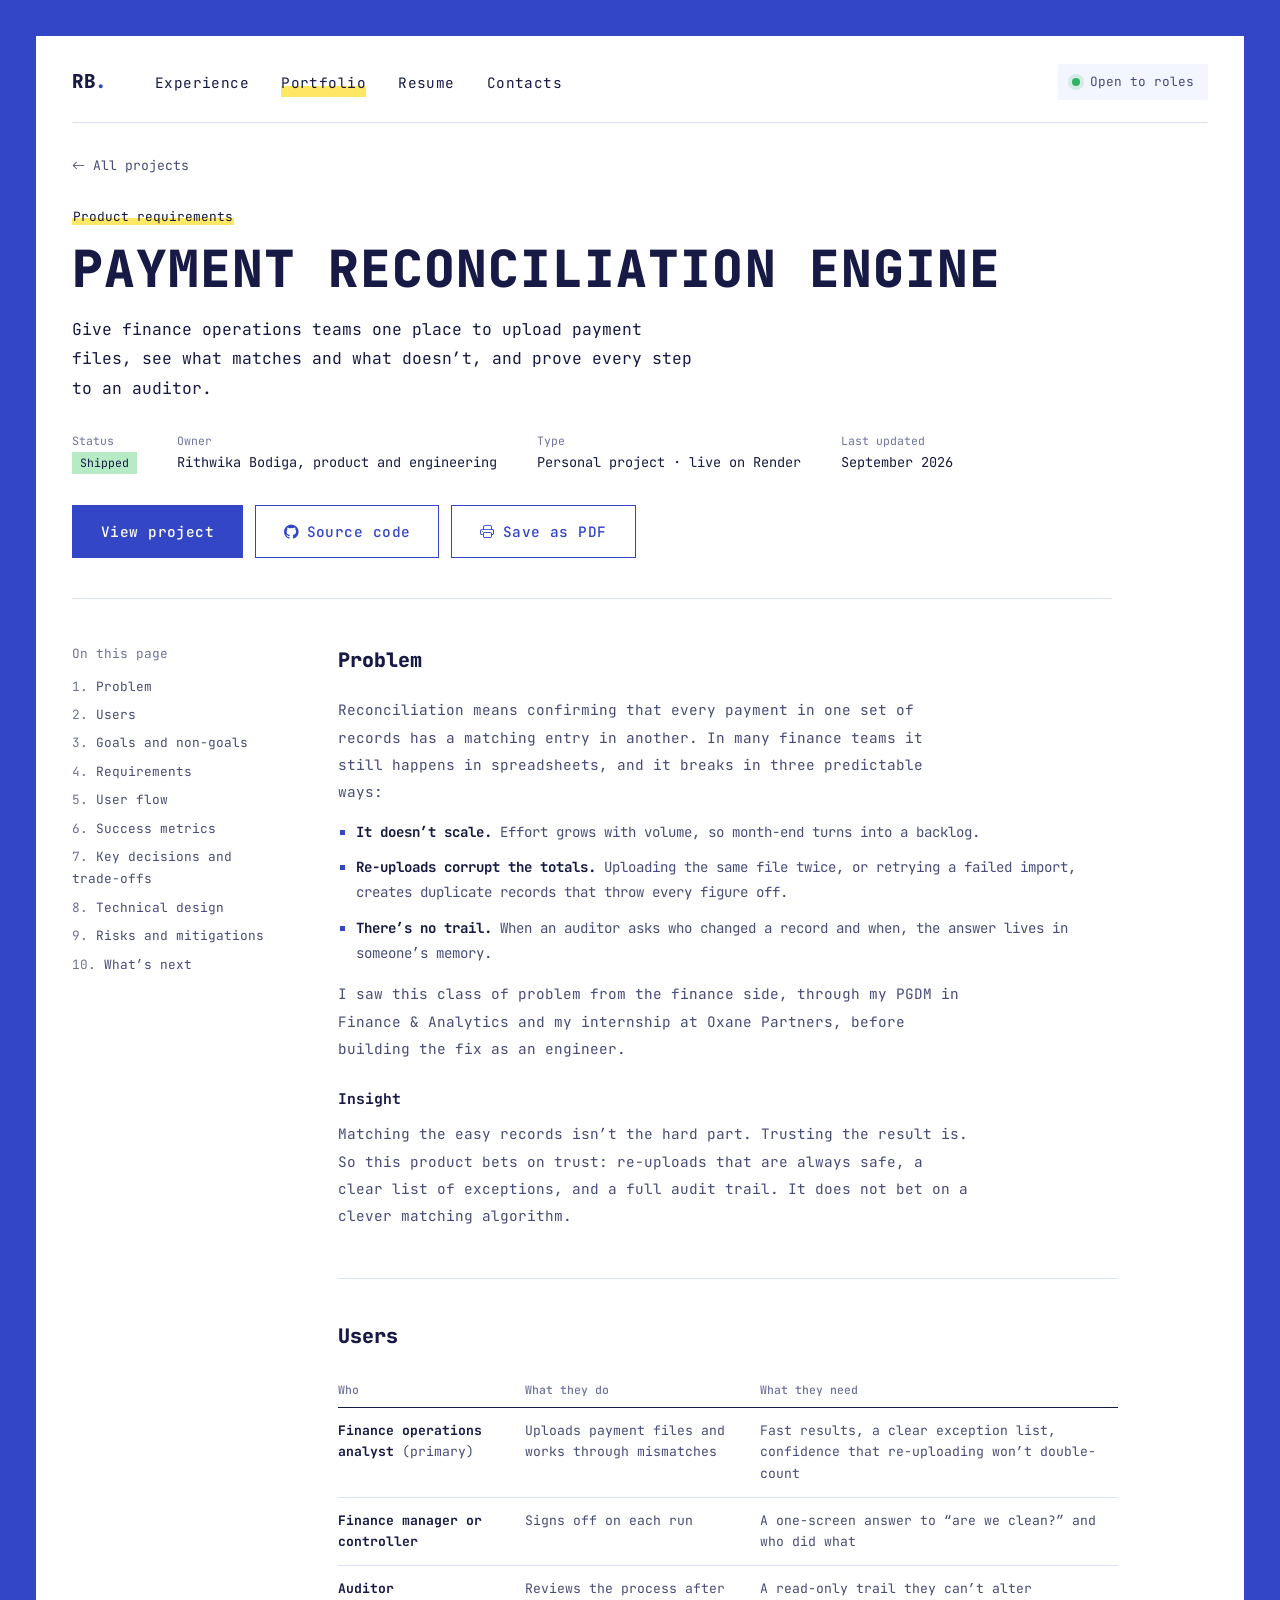
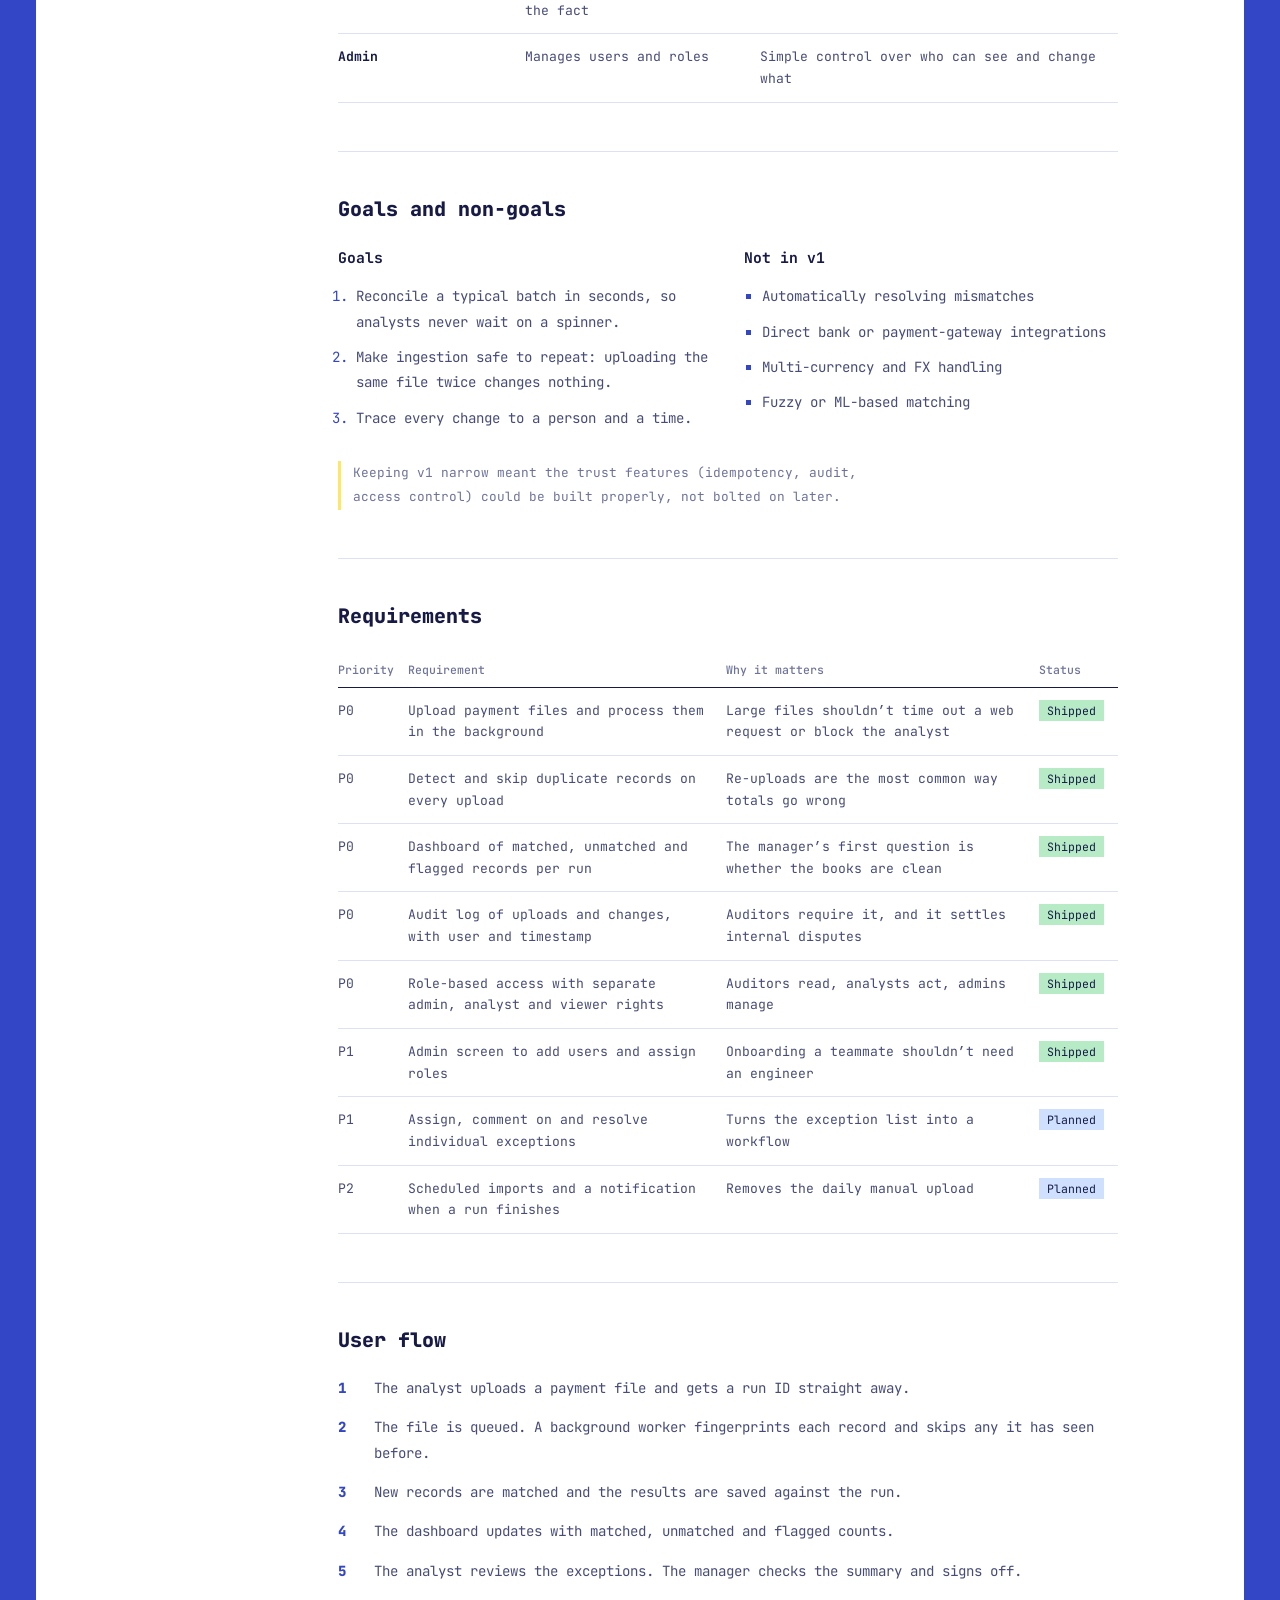
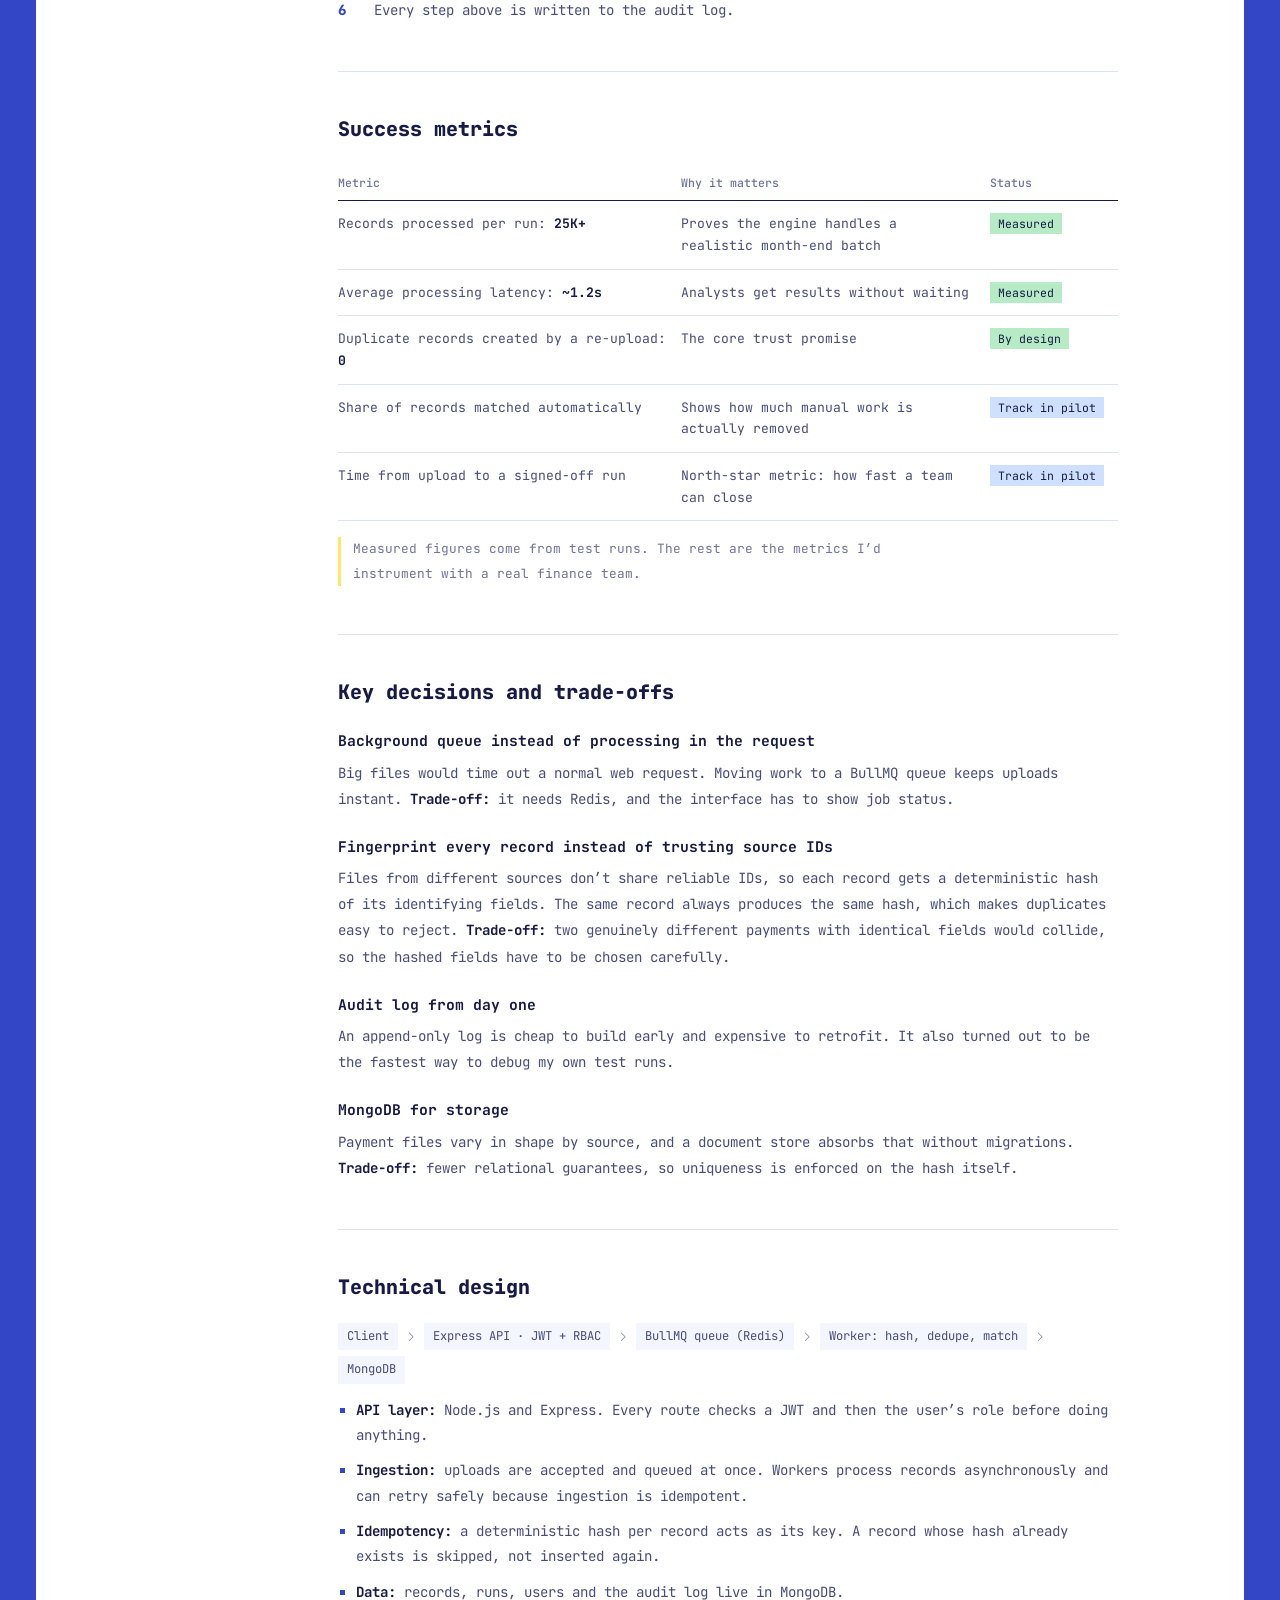
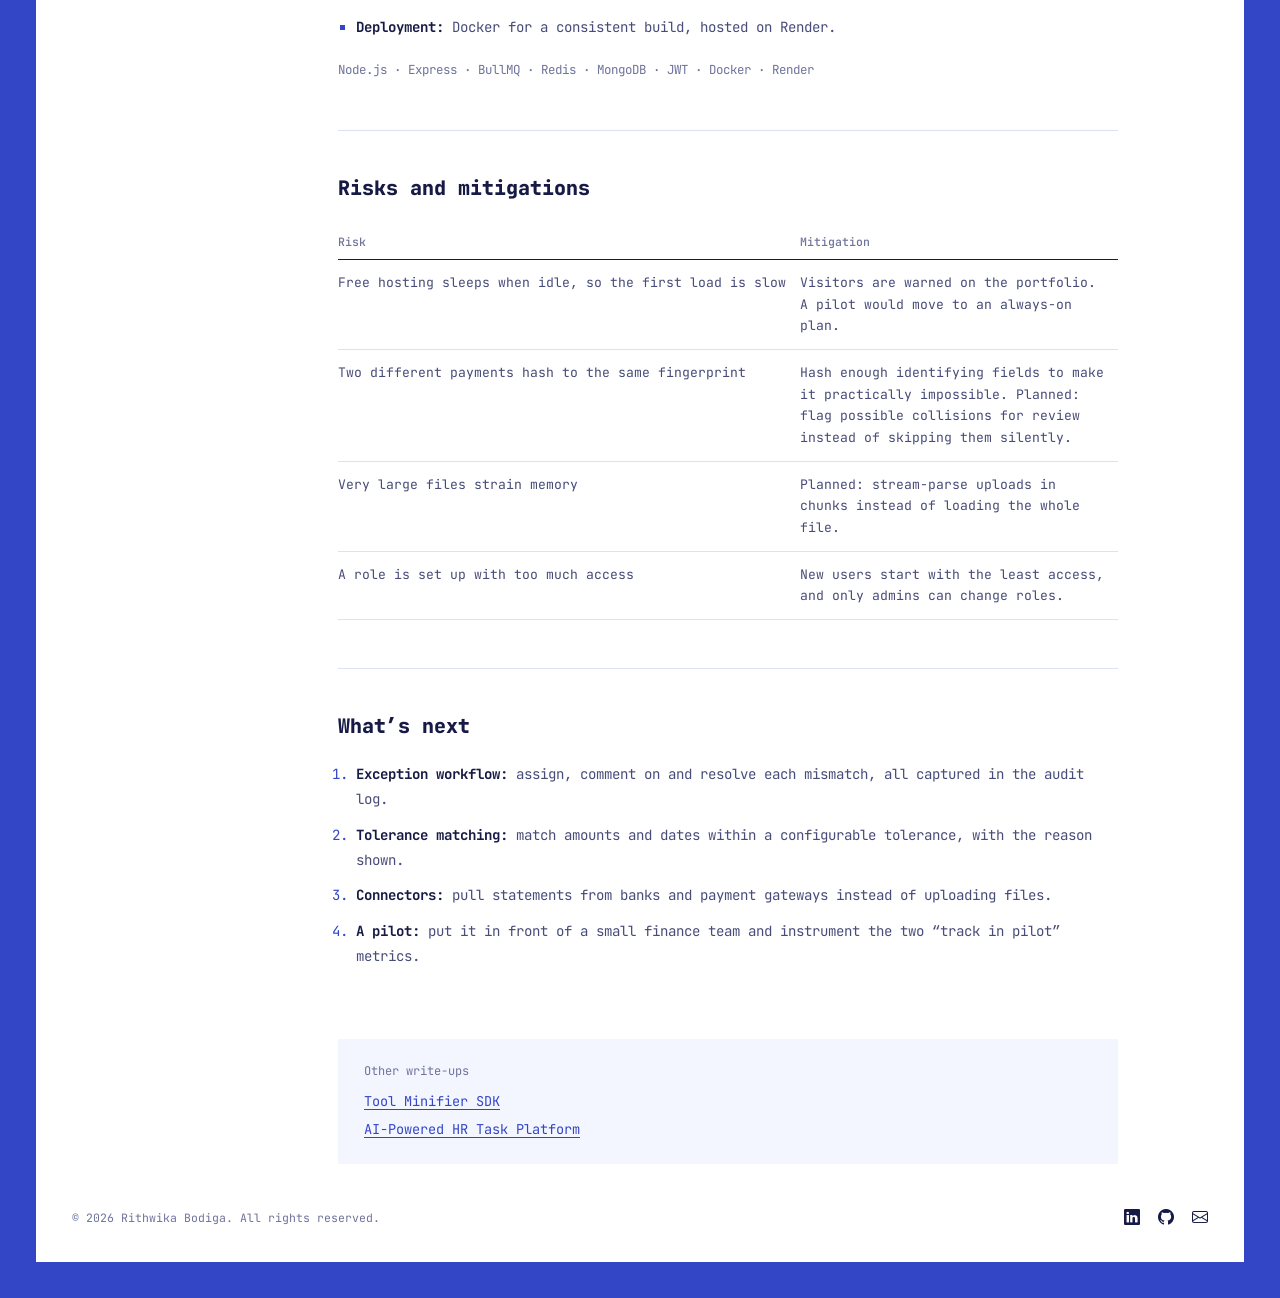
<file: prd/payment-reconciliation.html>
<!DOCTYPE html>
<html lang="en">
<head>
<meta charset="UTF-8">
<meta name="viewport" content="width=device-width, initial-scale=1.0">
<title>Payment Reconciliation Engine PRD — Rithwika Bodiga</title>
<meta name="description" content="Give finance operations teams one place to upload payment files, see what matches and what doesn’t, and prove every step to an auditor.">
<link rel="preconnect" href="https://fonts.googleapis.com">
<link rel="preconnect" href="https://fonts.gstatic.com" crossorigin>
<link href="https://fonts.googleapis.com/css2?family=JetBrains+Mono:wght@400;500;700;800&display=swap" rel="stylesheet">
<link href="https://cdn.jsdelivr.net/npm/bootstrap-icons@1.11.3/font/bootstrap-icons.css" rel="stylesheet">
<link rel="stylesheet" href="../css/style.css">
</head>
<body>
<div class="frame">
  <header class="site-nav">
    <a href="../index.html#/home" class="nav-logo" aria-label="Home">RB<span>.</span></a>
    <nav class="nav-links" aria-label="Main">
      <a href="../index.html#/experience">Experience</a>
      <a href="../index.html#/portfolio" aria-current="page">Portfolio</a>
      <a href="../index.html#/resume">Resume</a>
      <a href="../index.html#/contacts">Contacts</a>
    </nav>
    <a href="../index.html#/contacts" class="nav-status"><span class="dot" aria-hidden="true"></span>Open to roles</a>
  </header>

  <main>
    <a class="prd-back" href="../index.html#/portfolio"><i class="bi bi-arrow-left" aria-hidden="true"></i> All projects</a>
    <div class="prd-head">
      <p class="prd-kind"><mark class="hl hl-sun">Product requirements</mark></p>
      <h1>Payment Reconciliation Engine</h1>
      <p class="prd-oneliner">Give finance operations teams one place to upload payment files, see what matches and what doesn’t, and prove every step to an auditor.</p>
      <dl class="prd-meta">
        <div><dt>Status</dt><dd><span class="pill pill-leaf">Shipped</span></dd></div>
        <div><dt>Owner</dt><dd>Rithwika Bodiga, product and engineering</dd></div>
        <div><dt>Type</dt><dd>Personal project · live on Render</dd></div>
        <div><dt>Last updated</dt><dd>September 2026</dd></div>
      </dl>
      <div class="prd-actions"><a class="btn btn-primary" href="https://payment-reconciliation-gyk4.onrender.com" target="_blank" rel="noopener">View project</a><a class="btn btn-outline" href="https://github.com/rithwikab/Backend_Projects/tree/main/payments-reconciliation" target="_blank" rel="noopener"><i class="bi bi-github" aria-hidden="true"></i> Source code</a><button type="button" class="btn btn-outline" onclick="window.print()"><i class="bi bi-printer" aria-hidden="true"></i> Save as PDF</button></div>
    </div>

    <div class="prd-layout">
      <nav class="prd-toc" aria-label="On this page">
        <p class="prd-toc-title">On this page</p>
        <ol><li><a href="#problem">Problem</a></li><li><a href="#users">Users</a></li><li><a href="#goals">Goals and non-goals</a></li><li><a href="#requirements">Requirements</a></li><li><a href="#flow">User flow</a></li><li><a href="#metrics">Success metrics</a></li><li><a href="#decisions">Key decisions and trade-offs</a></li><li><a href="#tech">Technical design</a></li><li><a href="#risks">Risks and mitigations</a></li><li><a href="#next">What’s next</a></li></ol>
      </nav>
      <article class="prd-body">
        <section id="problem" class="prd-sec"><h2>Problem</h2>
<p>Reconciliation means confirming that every payment in one set of records has a matching entry in another. In many finance teams it still happens in spreadsheets, and it breaks in three predictable ways:</p>
<ul class="prd-list">
  <li><strong>It doesn’t scale.</strong> Effort grows with volume, so month-end turns into a backlog.</li>
  <li><strong>Re-uploads corrupt the totals.</strong> Uploading the same file twice, or retrying a failed import, creates duplicate records that throw every figure off.</li>
  <li><strong>There’s no trail.</strong> When an auditor asks who changed a record and when, the answer lives in someone’s memory.</li>
</ul>
<p>I saw this class of problem from the finance side, through my PGDM in Finance &amp; Analytics and my internship at Oxane Partners, before building the fix as an engineer.</p>
<h3>Insight</h3>
<p>Matching the easy records isn’t the hard part. Trusting the result is. So this product bets on trust: re-uploads that are always safe, a clear list of exceptions, and a full audit trail. It does not bet on a clever matching algorithm.</p></section><section id="users" class="prd-sec"><h2>Users</h2><div class="table-wrap"><table class="prd-table"><thead><tr><th scope="col">Who</th><th scope="col">What they do</th><th scope="col">What they need</th></tr></thead><tbody><tr><td><strong>Finance operations analyst</strong> (primary)</td><td>Uploads payment files and works through mismatches</td><td>Fast results, a clear exception list, confidence that re-uploading won’t double-count</td></tr><tr><td><strong>Finance manager or controller</strong></td><td>Signs off on each run</td><td>A one-screen answer to “are we clean?” and who did what</td></tr><tr><td><strong>Auditor</strong></td><td>Reviews the process after the fact</td><td>A read-only trail they can’t alter</td></tr><tr><td><strong>Admin</strong></td><td>Manages users and roles</td><td>Simple control over who can see and change what</td></tr></tbody></table></div></section><section id="goals" class="prd-sec"><h2>Goals and non-goals</h2>
<div class="two-col">
  <div>
    <h3>Goals</h3>
    <ol class="prd-list">
      <li>Reconcile a typical batch in seconds, so analysts never wait on a spinner.</li>
      <li>Make ingestion safe to repeat: uploading the same file twice changes nothing.</li>
      <li>Trace every change to a person and a time.</li>
    </ol>
  </div>
  <div>
    <h3>Not in v1</h3>
    <ul class="prd-list">
      <li>Automatically resolving mismatches</li>
      <li>Direct bank or payment-gateway integrations</li>
      <li>Multi-currency and FX handling</li>
      <li>Fuzzy or ML-based matching</li>
    </ul>
  </div>
</div>
<p class="prd-note">Keeping v1 narrow meant the trust features (idempotency, audit, access control) could be built properly, not bolted on later.</p></section><section id="requirements" class="prd-sec"><h2>Requirements</h2><div class="table-wrap"><table class="prd-table"><thead><tr><th scope="col">Priority</th><th scope="col">Requirement</th><th scope="col">Why it matters</th><th scope="col">Status</th></tr></thead><tbody><tr><td>P0</td><td>Upload payment files and process them in the background</td><td>Large files shouldn’t time out a web request or block the analyst</td><td><span class="pill pill-leaf">Shipped</span></td></tr><tr><td>P0</td><td>Detect and skip duplicate records on every upload</td><td>Re-uploads are the most common way totals go wrong</td><td><span class="pill pill-leaf">Shipped</span></td></tr><tr><td>P0</td><td>Dashboard of matched, unmatched and flagged records per run</td><td>The manager’s first question is whether the books are clean</td><td><span class="pill pill-leaf">Shipped</span></td></tr><tr><td>P0</td><td>Audit log of uploads and changes, with user and timestamp</td><td>Auditors require it, and it settles internal disputes</td><td><span class="pill pill-leaf">Shipped</span></td></tr><tr><td>P0</td><td>Role-based access with separate admin, analyst and viewer rights</td><td>Auditors read, analysts act, admins manage</td><td><span class="pill pill-leaf">Shipped</span></td></tr><tr><td>P1</td><td>Admin screen to add users and assign roles</td><td>Onboarding a teammate shouldn’t need an engineer</td><td><span class="pill pill-leaf">Shipped</span></td></tr><tr><td>P1</td><td>Assign, comment on and resolve individual exceptions</td><td>Turns the exception list into a workflow</td><td><span class="pill pill-sky">Planned</span></td></tr><tr><td>P2</td><td>Scheduled imports and a notification when a run finishes</td><td>Removes the daily manual upload</td><td><span class="pill pill-sky">Planned</span></td></tr></tbody></table></div></section><section id="flow" class="prd-sec"><h2>User flow</h2>
<ol class="prd-steps">
  <li>The analyst uploads a payment file and gets a run ID straight away.</li>
  <li>The file is queued. A background worker fingerprints each record and skips any it has seen before.</li>
  <li>New records are matched and the results are saved against the run.</li>
  <li>The dashboard updates with matched, unmatched and flagged counts.</li>
  <li>The analyst reviews the exceptions. The manager checks the summary and signs off.</li>
  <li>Every step above is written to the audit log.</li>
</ol></section><section id="metrics" class="prd-sec"><h2>Success metrics</h2><div class="table-wrap"><table class="prd-table"><thead><tr><th scope="col">Metric</th><th scope="col">Why it matters</th><th scope="col">Status</th></tr></thead><tbody><tr><td>Records processed per run: <strong>25K+</strong></td><td>Proves the engine handles a realistic month-end batch</td><td><span class="pill pill-leaf">Measured</span></td></tr><tr><td>Average processing latency: <strong>~1.2s</strong></td><td>Analysts get results without waiting</td><td><span class="pill pill-leaf">Measured</span></td></tr><tr><td>Duplicate records created by a re-upload: <strong>0</strong></td><td>The core trust promise</td><td><span class="pill pill-leaf">By design</span></td></tr><tr><td>Share of records matched automatically</td><td>Shows how much manual work is actually removed</td><td><span class="pill pill-sky">Track in pilot</span></td></tr><tr><td>Time from upload to a signed-off run</td><td>North-star metric: how fast a team can close</td><td><span class="pill pill-sky">Track in pilot</span></td></tr></tbody></table></div><p class="prd-note">Measured figures come from test runs. The rest are the metrics I’d instrument with a real finance team.</p></section><section id="decisions" class="prd-sec"><h2>Key decisions and trade-offs</h2>
<dl class="decisions">
  <div><dt>Background queue instead of processing in the request</dt>
  <dd>Big files would time out a normal web request. Moving work to a BullMQ queue keeps uploads instant. <em>Trade-off:</em> it needs Redis, and the interface has to show job status.</dd></div>
  <div><dt>Fingerprint every record instead of trusting source IDs</dt>
  <dd>Files from different sources don’t share reliable IDs, so each record gets a deterministic hash of its identifying fields. The same record always produces the same hash, which makes duplicates easy to reject. <em>Trade-off:</em> two genuinely different payments with identical fields would collide, so the hashed fields have to be chosen carefully.</dd></div>
  <div><dt>Audit log from day one</dt>
  <dd>An append-only log is cheap to build early and expensive to retrofit. It also turned out to be the fastest way to debug my own test runs.</dd></div>
  <div><dt>MongoDB for storage</dt>
  <dd>Payment files vary in shape by source, and a document store absorbs that without migrations. <em>Trade-off:</em> fewer relational guarantees, so uniqueness is enforced on the hash itself.</dd></div>
</dl></section><section id="tech" class="prd-sec"><h2>Technical design</h2><div class="flow"><span>Client</span><i class="bi bi-chevron-right" aria-hidden="true"></i><span>Express API · JWT + RBAC</span><i class="bi bi-chevron-right" aria-hidden="true"></i><span>BullMQ queue (Redis)</span><i class="bi bi-chevron-right" aria-hidden="true"></i><span>Worker: hash, dedupe, match</span><i class="bi bi-chevron-right" aria-hidden="true"></i><span>MongoDB</span></div>
<ul class="prd-list">
  <li><strong>API layer:</strong> Node.js and Express. Every route checks a JWT and then the user’s role before doing anything.</li>
  <li><strong>Ingestion:</strong> uploads are accepted and queued at once. Workers process records asynchronously and can retry safely because ingestion is idempotent.</li>
  <li><strong>Idempotency:</strong> a deterministic hash per record acts as its key. A record whose hash already exists is skipped, not inserted again.</li>
  <li><strong>Data:</strong> records, runs, users and the audit log live in MongoDB.</li>
  <li><strong>Deployment:</strong> Docker for a consistent build, hosted on Render.</li>
</ul>
<p class="prd-stack">Node.js · Express · BullMQ · Redis · MongoDB · JWT · Docker · Render</p></section><section id="risks" class="prd-sec"><h2>Risks and mitigations</h2><div class="table-wrap"><table class="prd-table"><thead><tr><th scope="col">Risk</th><th scope="col">Mitigation</th></tr></thead><tbody><tr><td>Free hosting sleeps when idle, so the first load is slow</td><td>Visitors are warned on the portfolio. A pilot would move to an always-on plan.</td></tr><tr><td>Two different payments hash to the same fingerprint</td><td>Hash enough identifying fields to make it practically impossible. Planned: flag possible collisions for review instead of skipping them silently.</td></tr><tr><td>Very large files strain memory</td><td>Planned: stream-parse uploads in chunks instead of loading the whole file.</td></tr><tr><td>A role is set up with too much access</td><td>New users start with the least access, and only admins can change roles.</td></tr></tbody></table></div></section><section id="next" class="prd-sec"><h2>What’s next</h2>
<ol class="prd-list">
  <li><strong>Exception workflow:</strong> assign, comment on and resolve each mismatch, all captured in the audit log.</li>
  <li><strong>Tolerance matching:</strong> match amounts and dates within a configurable tolerance, with the reason shown.</li>
  <li><strong>Connectors:</strong> pull statements from banks and payment gateways instead of uploading files.</li>
  <li><strong>A pilot:</strong> put it in front of a small finance team and instrument the two “track in pilot” metrics.</li>
</ol></section>
        <aside class="prd-more">
          <p>Other write-ups</p>
          <ul><li><a href="tool-minifier-sdk.html">Tool Minifier SDK</a></li><li><a href="hr-task-platform.html">AI-Powered HR Task Platform</a></li></ul>
        </aside>
      </article>
    </div>
  </main>

  <footer class="site-footer">
    <span>© 2026 Rithwika Bodiga. All rights reserved.</span>
    <ul class="socials">
      <li><a href="https://linkedin.com/in/rithwika-bodiga" target="_blank" rel="noopener" aria-label="LinkedIn"><i class="bi bi-linkedin"></i></a></li>
      <li><a href="https://github.com/rithwikab" target="_blank" rel="noopener" aria-label="GitHub"><i class="bi bi-github"></i></a></li>
      <li><a href="mailto:bodiga.rithwika@gmail.com" aria-label="Email"><i class="bi bi-envelope"></i></a></li>
    </ul>
  </footer>
</div>
</body>
</html>
</file>
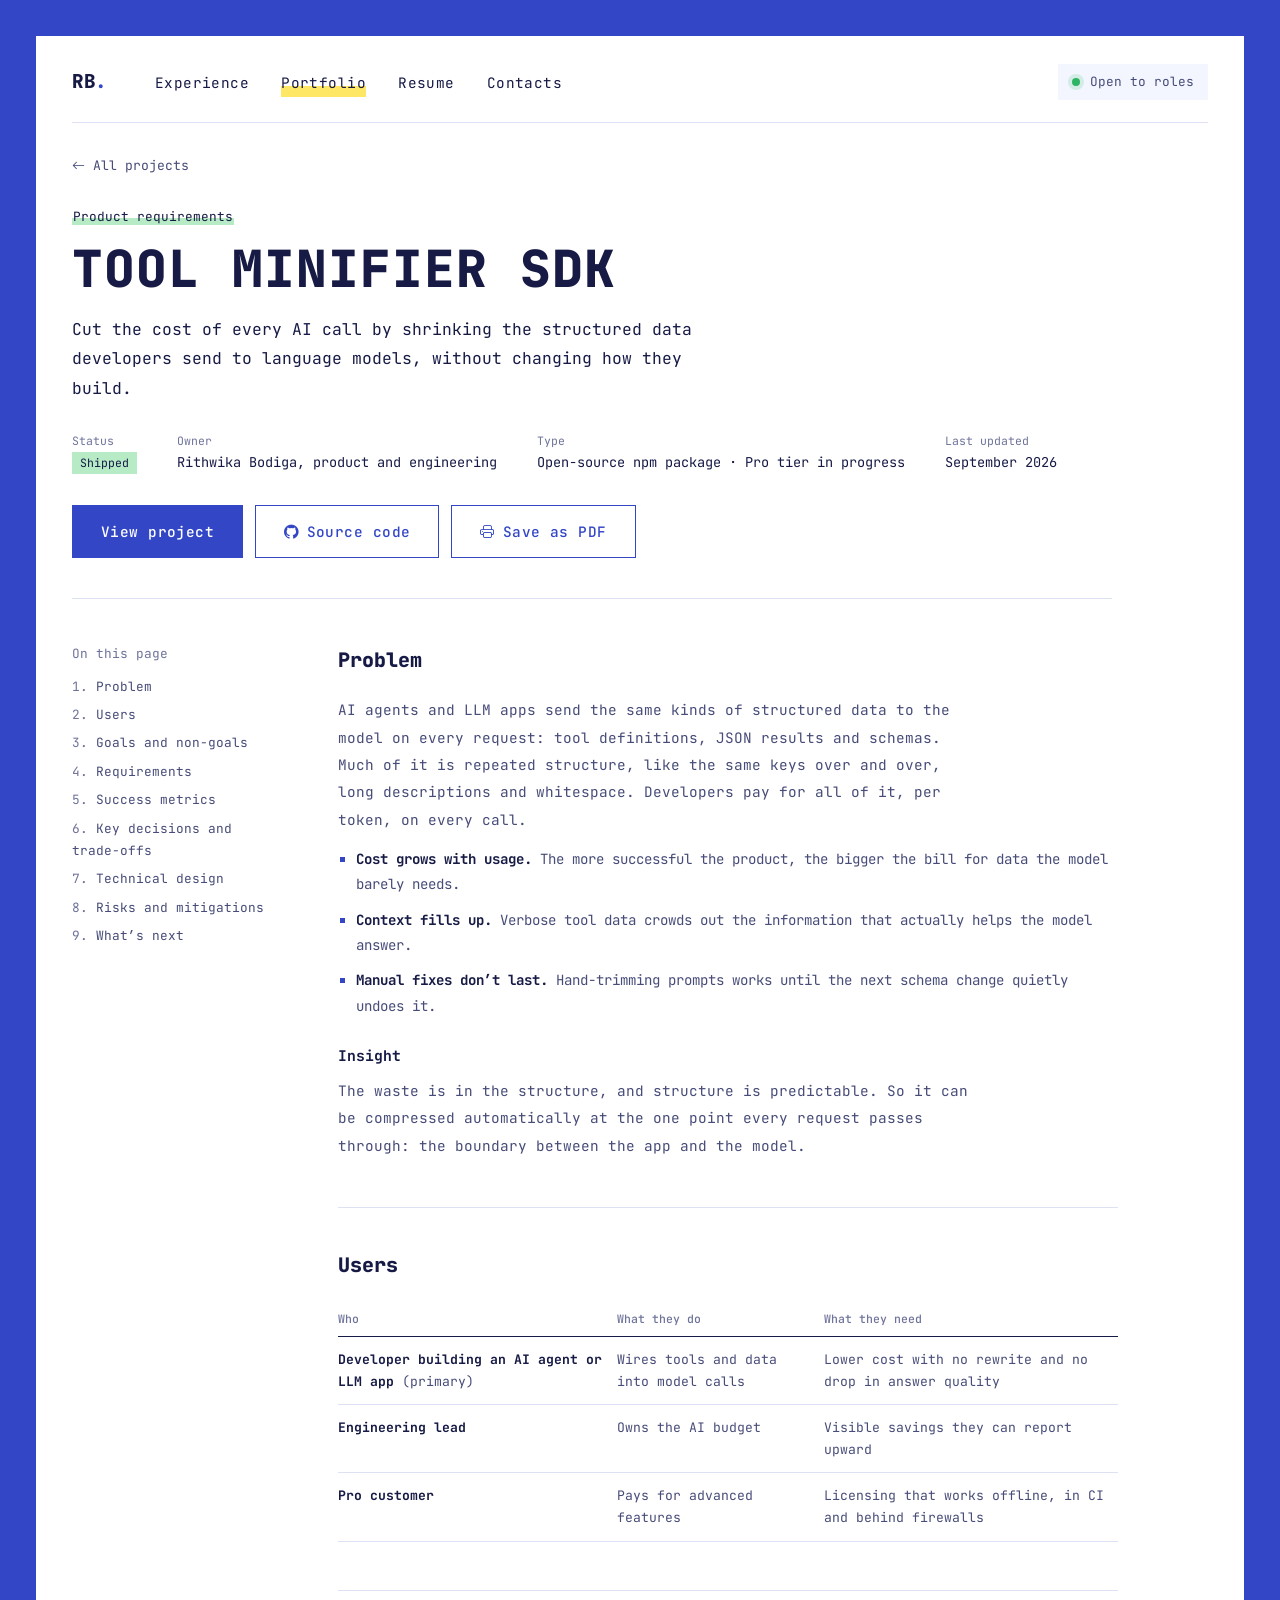
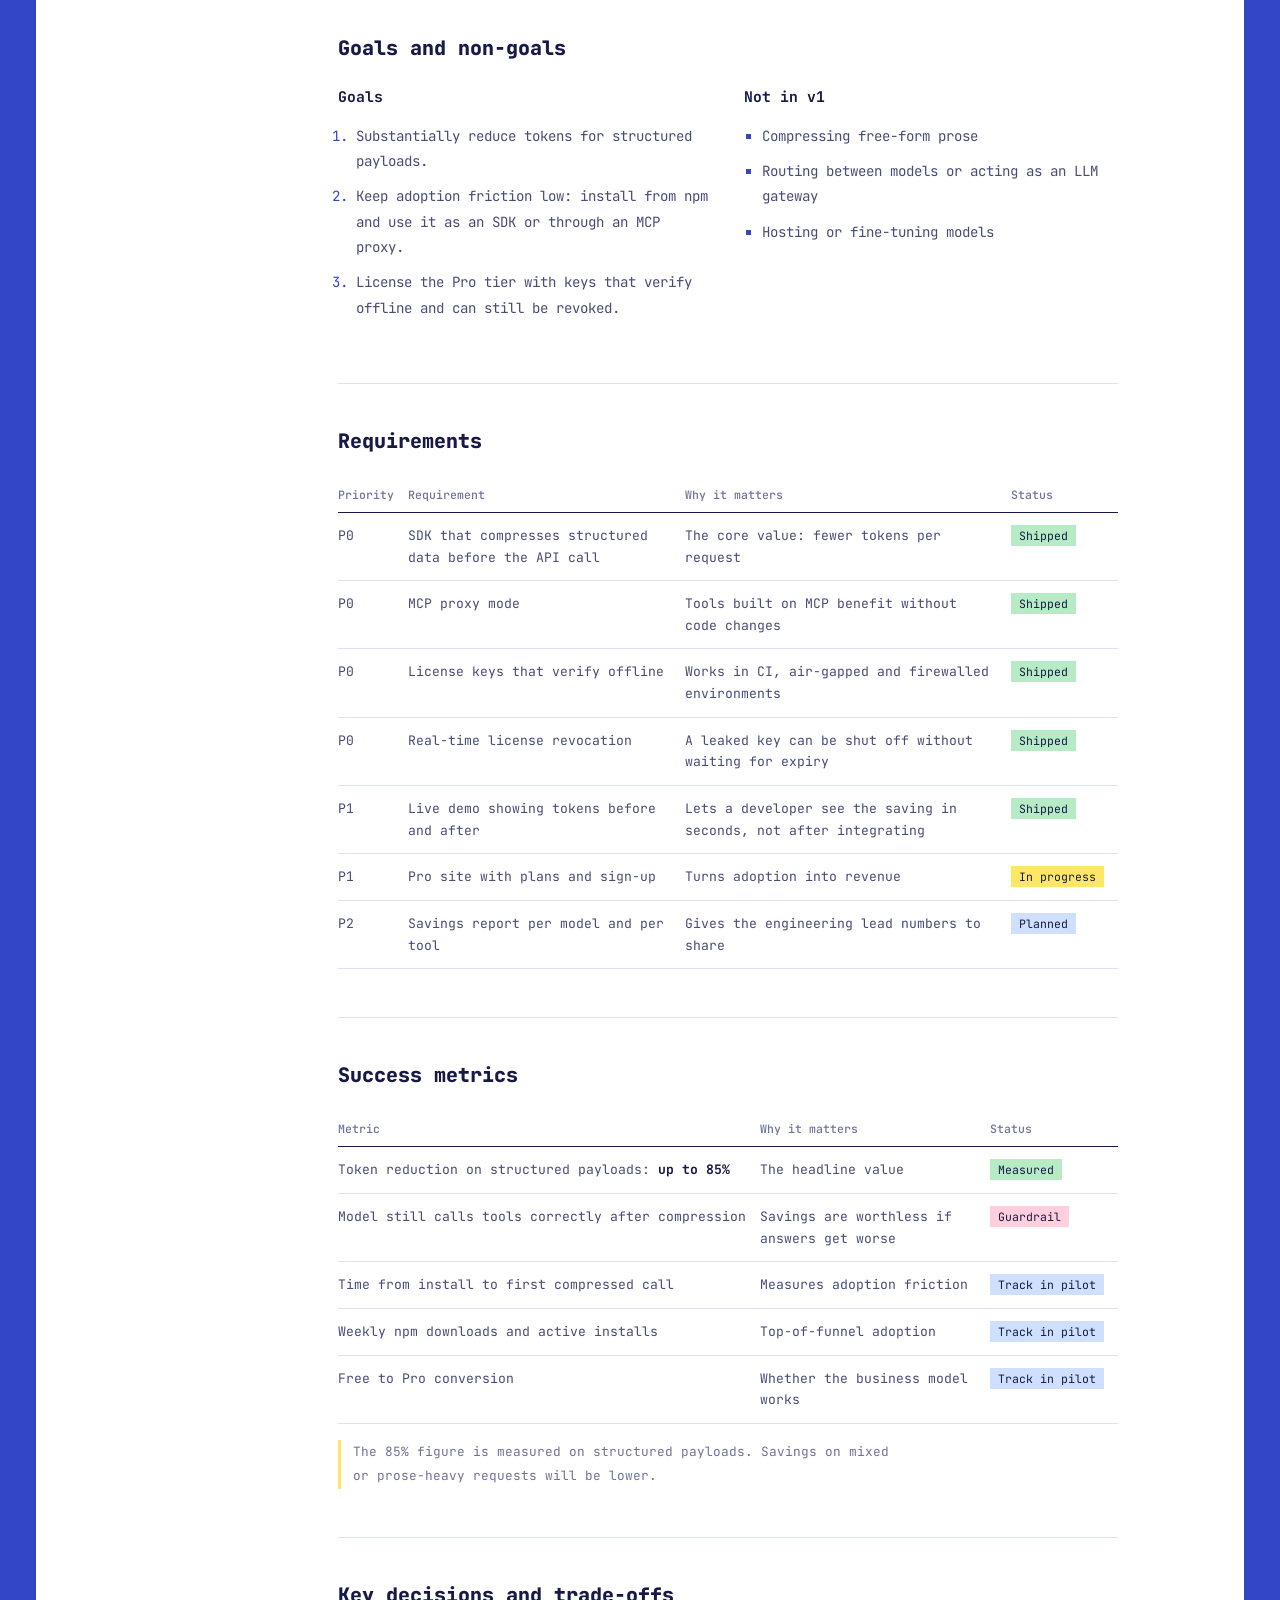
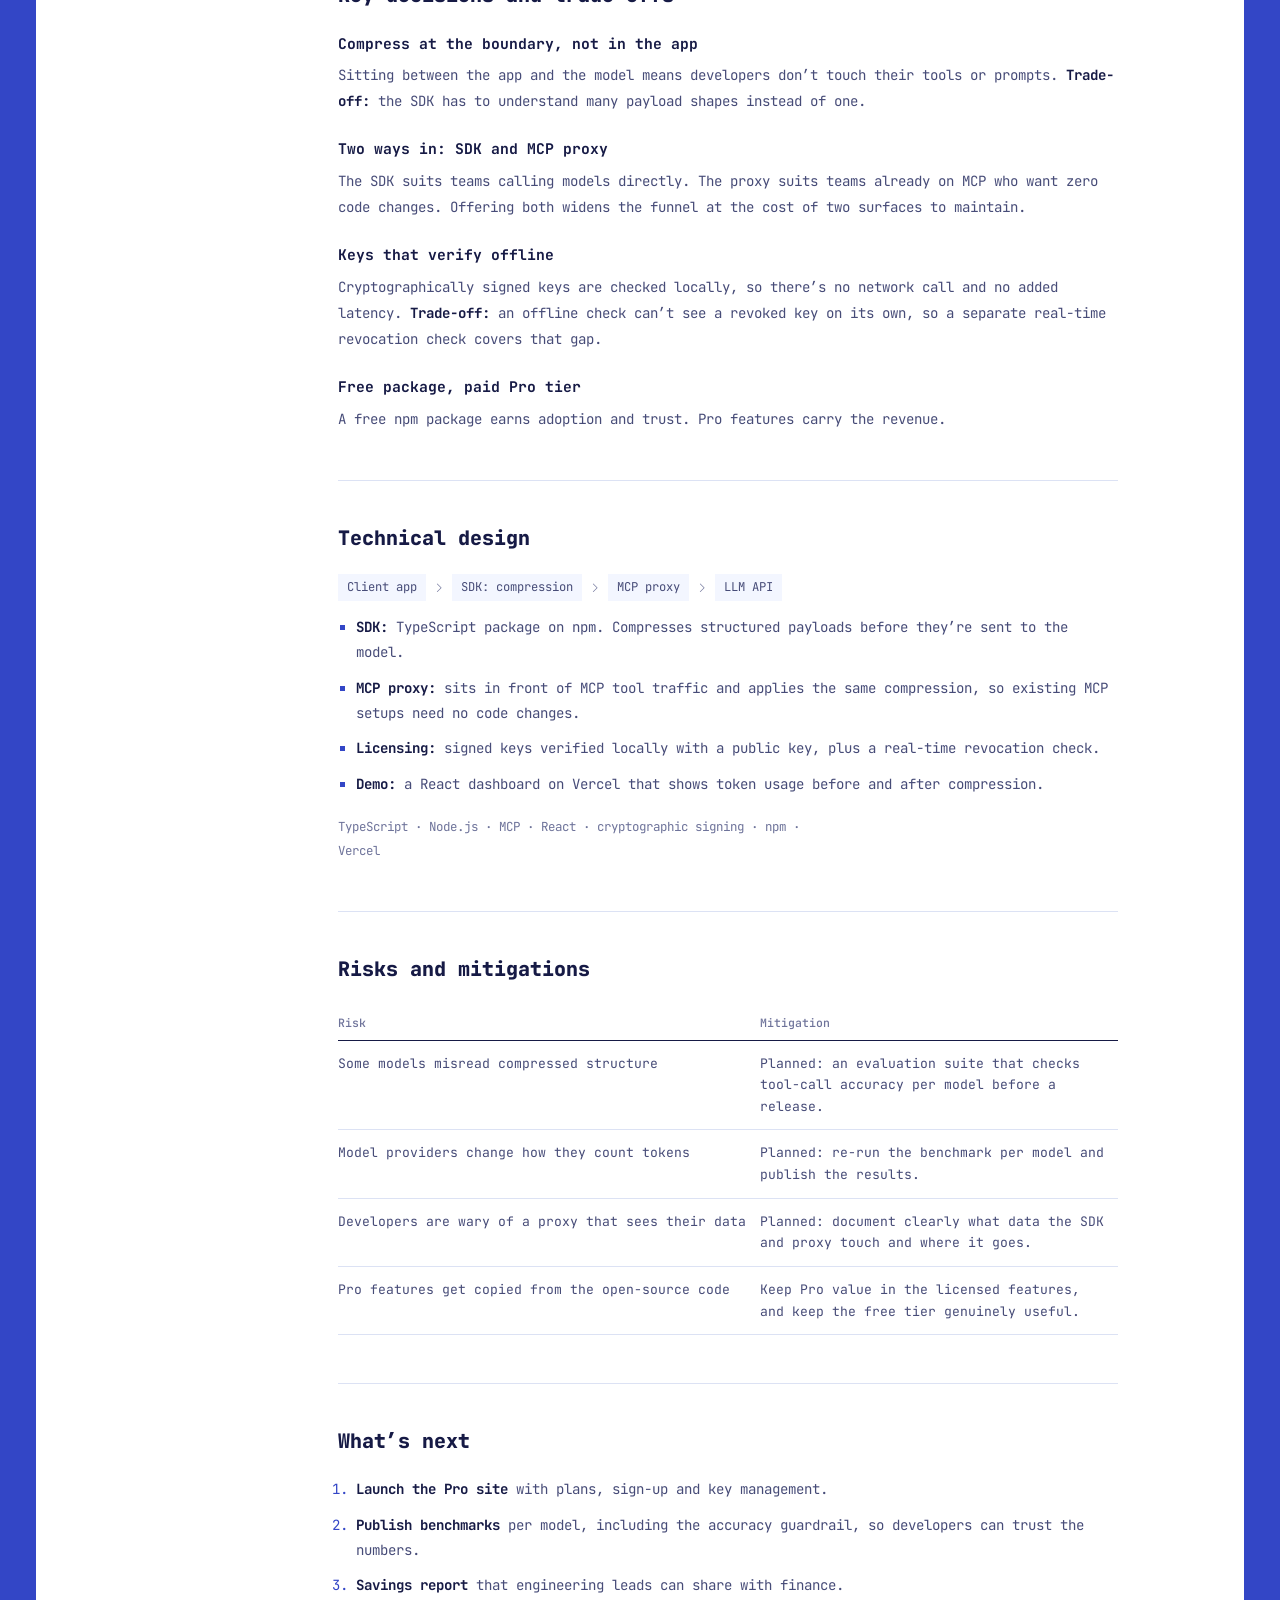
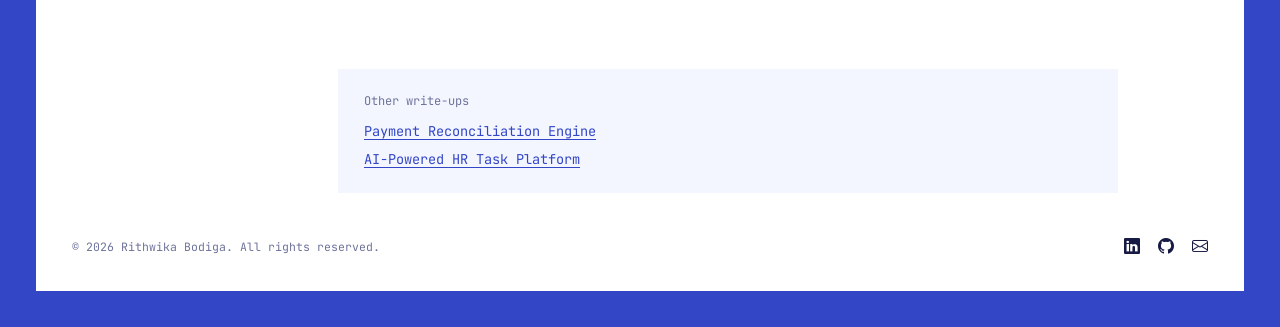
<file: prd/tool-minifier-sdk.html>
<!DOCTYPE html>
<html lang="en">
<head>
<meta charset="UTF-8">
<meta name="viewport" content="width=device-width, initial-scale=1.0">
<title>Tool Minifier SDK PRD — Rithwika Bodiga</title>
<meta name="description" content="Cut the cost of every AI call by shrinking the structured data developers send to language models, without changing how they build.">
<link rel="preconnect" href="https://fonts.googleapis.com">
<link rel="preconnect" href="https://fonts.gstatic.com" crossorigin>
<link href="https://fonts.googleapis.com/css2?family=JetBrains+Mono:wght@400;500;700;800&display=swap" rel="stylesheet">
<link href="https://cdn.jsdelivr.net/npm/bootstrap-icons@1.11.3/font/bootstrap-icons.css" rel="stylesheet">
<link rel="stylesheet" href="../css/style.css">
</head>
<body>
<div class="frame">
  <header class="site-nav">
    <a href="../index.html#/home" class="nav-logo" aria-label="Home">RB<span>.</span></a>
    <nav class="nav-links" aria-label="Main">
      <a href="../index.html#/experience">Experience</a>
      <a href="../index.html#/portfolio" aria-current="page">Portfolio</a>
      <a href="../index.html#/resume">Resume</a>
      <a href="../index.html#/contacts">Contacts</a>
    </nav>
    <a href="../index.html#/contacts" class="nav-status"><span class="dot" aria-hidden="true"></span>Open to roles</a>
  </header>

  <main>
    <a class="prd-back" href="../index.html#/portfolio"><i class="bi bi-arrow-left" aria-hidden="true"></i> All projects</a>
    <div class="prd-head">
      <p class="prd-kind"><mark class="hl hl-leaf">Product requirements</mark></p>
      <h1>Tool Minifier SDK</h1>
      <p class="prd-oneliner">Cut the cost of every AI call by shrinking the structured data developers send to language models, without changing how they build.</p>
      <dl class="prd-meta">
        <div><dt>Status</dt><dd><span class="pill pill-leaf">Shipped</span></dd></div>
        <div><dt>Owner</dt><dd>Rithwika Bodiga, product and engineering</dd></div>
        <div><dt>Type</dt><dd>Open-source npm package · Pro tier in progress</dd></div>
        <div><dt>Last updated</dt><dd>September 2026</dd></div>
      </dl>
      <div class="prd-actions"><a class="btn btn-primary" href="https://tool-minifier-sdk-demo.vercel.app/" target="_blank" rel="noopener">View project</a><a class="btn btn-outline" href="https://github.com/rithwikab" target="_blank" rel="noopener"><i class="bi bi-github" aria-hidden="true"></i> Source code</a><button type="button" class="btn btn-outline" onclick="window.print()"><i class="bi bi-printer" aria-hidden="true"></i> Save as PDF</button></div>
    </div>

    <div class="prd-layout">
      <nav class="prd-toc" aria-label="On this page">
        <p class="prd-toc-title">On this page</p>
        <ol><li><a href="#problem">Problem</a></li><li><a href="#users">Users</a></li><li><a href="#goals">Goals and non-goals</a></li><li><a href="#requirements">Requirements</a></li><li><a href="#metrics">Success metrics</a></li><li><a href="#decisions">Key decisions and trade-offs</a></li><li><a href="#tech">Technical design</a></li><li><a href="#risks">Risks and mitigations</a></li><li><a href="#next">What’s next</a></li></ol>
      </nav>
      <article class="prd-body">
        <section id="problem" class="prd-sec"><h2>Problem</h2>
<p>AI agents and LLM apps send the same kinds of structured data to the model on every request: tool definitions, JSON results and schemas. Much of it is repeated structure, like the same keys over and over, long descriptions and whitespace. Developers pay for all of it, per token, on every call.</p>
<ul class="prd-list">
  <li><strong>Cost grows with usage.</strong> The more successful the product, the bigger the bill for data the model barely needs.</li>
  <li><strong>Context fills up.</strong> Verbose tool data crowds out the information that actually helps the model answer.</li>
  <li><strong>Manual fixes don’t last.</strong> Hand-trimming prompts works until the next schema change quietly undoes it.</li>
</ul>
<h3>Insight</h3>
<p>The waste is in the structure, and structure is predictable. So it can be compressed automatically at the one point every request passes through: the boundary between the app and the model.</p></section><section id="users" class="prd-sec"><h2>Users</h2><div class="table-wrap"><table class="prd-table"><thead><tr><th scope="col">Who</th><th scope="col">What they do</th><th scope="col">What they need</th></tr></thead><tbody><tr><td><strong>Developer building an AI agent or LLM app</strong> (primary)</td><td>Wires tools and data into model calls</td><td>Lower cost with no rewrite and no drop in answer quality</td></tr><tr><td><strong>Engineering lead</strong></td><td>Owns the AI budget</td><td>Visible savings they can report upward</td></tr><tr><td><strong>Pro customer</strong></td><td>Pays for advanced features</td><td>Licensing that works offline, in CI and behind firewalls</td></tr></tbody></table></div></section><section id="goals" class="prd-sec"><h2>Goals and non-goals</h2>
<div class="two-col">
  <div>
    <h3>Goals</h3>
    <ol class="prd-list">
      <li>Substantially reduce tokens for structured payloads.</li>
      <li>Keep adoption friction low: install from npm and use it as an SDK or through an MCP proxy.</li>
      <li>License the Pro tier with keys that verify offline and can still be revoked.</li>
    </ol>
  </div>
  <div>
    <h3>Not in v1</h3>
    <ul class="prd-list">
      <li>Compressing free-form prose</li>
      <li>Routing between models or acting as an LLM gateway</li>
      <li>Hosting or fine-tuning models</li>
    </ul>
  </div>
</div></section><section id="requirements" class="prd-sec"><h2>Requirements</h2><div class="table-wrap"><table class="prd-table"><thead><tr><th scope="col">Priority</th><th scope="col">Requirement</th><th scope="col">Why it matters</th><th scope="col">Status</th></tr></thead><tbody><tr><td>P0</td><td>SDK that compresses structured data before the API call</td><td>The core value: fewer tokens per request</td><td><span class="pill pill-leaf">Shipped</span></td></tr><tr><td>P0</td><td>MCP proxy mode</td><td>Tools built on MCP benefit without code changes</td><td><span class="pill pill-leaf">Shipped</span></td></tr><tr><td>P0</td><td>License keys that verify offline</td><td>Works in CI, air-gapped and firewalled environments</td><td><span class="pill pill-leaf">Shipped</span></td></tr><tr><td>P0</td><td>Real-time license revocation</td><td>A leaked key can be shut off without waiting for expiry</td><td><span class="pill pill-leaf">Shipped</span></td></tr><tr><td>P1</td><td>Live demo showing tokens before and after</td><td>Lets a developer see the saving in seconds, not after integrating</td><td><span class="pill pill-leaf">Shipped</span></td></tr><tr><td>P1</td><td>Pro site with plans and sign-up</td><td>Turns adoption into revenue</td><td><span class="pill pill-sun">In progress</span></td></tr><tr><td>P2</td><td>Savings report per model and per tool</td><td>Gives the engineering lead numbers to share</td><td><span class="pill pill-sky">Planned</span></td></tr></tbody></table></div></section><section id="metrics" class="prd-sec"><h2>Success metrics</h2><div class="table-wrap"><table class="prd-table"><thead><tr><th scope="col">Metric</th><th scope="col">Why it matters</th><th scope="col">Status</th></tr></thead><tbody><tr><td>Token reduction on structured payloads: <strong>up to 85%</strong></td><td>The headline value</td><td><span class="pill pill-leaf">Measured</span></td></tr><tr><td>Model still calls tools correctly after compression</td><td>Savings are worthless if answers get worse</td><td><span class="pill pill-blossom">Guardrail</span></td></tr><tr><td>Time from install to first compressed call</td><td>Measures adoption friction</td><td><span class="pill pill-sky">Track in pilot</span></td></tr><tr><td>Weekly npm downloads and active installs</td><td>Top-of-funnel adoption</td><td><span class="pill pill-sky">Track in pilot</span></td></tr><tr><td>Free to Pro conversion</td><td>Whether the business model works</td><td><span class="pill pill-sky">Track in pilot</span></td></tr></tbody></table></div><p class="prd-note">The 85% figure is measured on structured payloads. Savings on mixed or prose-heavy requests will be lower.</p></section><section id="decisions" class="prd-sec"><h2>Key decisions and trade-offs</h2>
<dl class="decisions">
  <div><dt>Compress at the boundary, not in the app</dt>
  <dd>Sitting between the app and the model means developers don’t touch their tools or prompts. <em>Trade-off:</em> the SDK has to understand many payload shapes instead of one.</dd></div>
  <div><dt>Two ways in: SDK and MCP proxy</dt>
  <dd>The SDK suits teams calling models directly. The proxy suits teams already on MCP who want zero code changes. Offering both widens the funnel at the cost of two surfaces to maintain.</dd></div>
  <div><dt>Keys that verify offline</dt>
  <dd>Cryptographically signed keys are checked locally, so there’s no network call and no added latency. <em>Trade-off:</em> an offline check can’t see a revoked key on its own, so a separate real-time revocation check covers that gap.</dd></div>
  <div><dt>Free package, paid Pro tier</dt>
  <dd>A free npm package earns adoption and trust. Pro features carry the revenue.</dd></div>
</dl></section><section id="tech" class="prd-sec"><h2>Technical design</h2><div class="flow"><span>Client app</span><i class="bi bi-chevron-right" aria-hidden="true"></i><span>SDK: compression</span><i class="bi bi-chevron-right" aria-hidden="true"></i><span>MCP proxy</span><i class="bi bi-chevron-right" aria-hidden="true"></i><span>LLM API</span></div>
<ul class="prd-list">
  <li><strong>SDK:</strong> TypeScript package on npm. Compresses structured payloads before they’re sent to the model.</li>
  <li><strong>MCP proxy:</strong> sits in front of MCP tool traffic and applies the same compression, so existing MCP setups need no code changes.</li>
  <li><strong>Licensing:</strong> signed keys verified locally with a public key, plus a real-time revocation check.</li>
  <li><strong>Demo:</strong> a React dashboard on Vercel that shows token usage before and after compression.</li>
</ul>
<p class="prd-stack">TypeScript · Node.js · MCP · React · cryptographic signing · npm · Vercel</p></section><section id="risks" class="prd-sec"><h2>Risks and mitigations</h2><div class="table-wrap"><table class="prd-table"><thead><tr><th scope="col">Risk</th><th scope="col">Mitigation</th></tr></thead><tbody><tr><td>Some models misread compressed structure</td><td>Planned: an evaluation suite that checks tool-call accuracy per model before a release.</td></tr><tr><td>Model providers change how they count tokens</td><td>Planned: re-run the benchmark per model and publish the results.</td></tr><tr><td>Developers are wary of a proxy that sees their data</td><td>Planned: document clearly what data the SDK and proxy touch and where it goes.</td></tr><tr><td>Pro features get copied from the open-source code</td><td>Keep Pro value in the licensed features, and keep the free tier genuinely useful.</td></tr></tbody></table></div></section><section id="next" class="prd-sec"><h2>What’s next</h2>
<ol class="prd-list">
  <li><strong>Launch the Pro site</strong> with plans, sign-up and key management.</li>
  <li><strong>Publish benchmarks</strong> per model, including the accuracy guardrail, so developers can trust the numbers.</li>
  <li><strong>Savings report</strong> that engineering leads can share with finance.</li>
</ol></section>
        <aside class="prd-more">
          <p>Other write-ups</p>
          <ul><li><a href="payment-reconciliation.html">Payment Reconciliation Engine</a></li><li><a href="hr-task-platform.html">AI-Powered HR Task Platform</a></li></ul>
        </aside>
      </article>
    </div>
  </main>

  <footer class="site-footer">
    <span>© 2026 Rithwika Bodiga. All rights reserved.</span>
    <ul class="socials">
      <li><a href="https://linkedin.com/in/rithwika-bodiga" target="_blank" rel="noopener" aria-label="LinkedIn"><i class="bi bi-linkedin"></i></a></li>
      <li><a href="https://github.com/rithwikab" target="_blank" rel="noopener" aria-label="GitHub"><i class="bi bi-github"></i></a></li>
      <li><a href="mailto:bodiga.rithwika@gmail.com" aria-label="Email"><i class="bi bi-envelope"></i></a></li>
    </ul>
  </footer>
</div>
</body>
</html>
</file>
<file: css/style.css>
/* ============================================================
   RITHWIKA BODIGA — PORTFOLIO  |  style.css
   Blue frame, white paper, spring-coloured highlighter marks.
   ============================================================ */

:root {
  /* blues */
  --frame:      #3346C6;   /* the outer frame + primary buttons */
  --frame-deep: #24328F;   /* hover / pressed */
  --sky:        #CFE0FF;   /* highlighter: sky */

  /* spring highlighters */
  --sun:        #FFE766;   /* daffodil */
  --leaf:       #B6EBC6;   /* new leaf */
  --blossom:    #FFCFDD;   /* cherry blossom */

  /* paper + ink */
  --paper:      #FFFFFF;
  --paper-2:    #F3F6FF;
  --ink:        #161A45;
  --ink-2:      #474C78;
  --ink-3:      #6E739A;
  --line:       #DCE2F4;

  --green-dot:  #2FB463;

  --mono: 'JetBrains Mono', ui-monospace, 'SFMono-Regular', Menlo, Consolas, monospace;
  --frame-gap: 36px;
}

*, *::before, *::after { box-sizing: border-box; margin: 0; padding: 0; }
html { scroll-behavior: smooth; }
body {
  font-family: var(--mono);
  font-size: 15px;
  line-height: 1.75;
  color: var(--ink);
  background: var(--frame);
  padding: var(--frame-gap);
  -webkit-font-smoothing: antialiased;
}
body.no-scroll { overflow: hidden; }
img { display: block; max-width: 100%; }
a { color: inherit; }
ul, ol { list-style: none; }
button { font: inherit; color: inherit; background: none; border: 0; cursor: pointer; }
[hidden] { display: none !important; }

:focus-visible { outline: 2px solid var(--frame); outline-offset: 3px; }
h1:focus, h1:focus-visible { outline: none; }

/* ── highlighter marks ── */
.hl {
  color: inherit;
  padding: 0 1px;
  background: linear-gradient(transparent 58%, var(--hl-c, var(--sun)) 58%);
}
.hl-sun     { --hl-c: var(--sun); }
.hl-leaf    { --hl-c: var(--leaf); }
.hl-blossom { --hl-c: var(--blossom); }
.hl-sky     { --hl-c: var(--sky); }

/* ──────────────────────────────
   FRAME
────────────────────────────── */
.frame {
  background: var(--paper);
  min-height: calc(100vh - var(--frame-gap) * 2);
  display: flex;
  flex-direction: column;
  padding: 28px 36px 30px;
}
main { flex: 1; display: flex; flex-direction: column; }

/* ── nav ── */
.site-nav {
  display: flex;
  align-items: center;
  gap: 16px 48px;
  flex-wrap: wrap;
  padding-bottom: 22px;
  border-bottom: 1px solid var(--line);
}
.nav-logo { font-weight: 800; font-size: 1.2rem; text-decoration: none; letter-spacing: -0.02em; }
.nav-logo span { color: var(--frame); }
.nav-links { display: flex; align-items: center; gap: 8px 32px; flex-wrap: wrap; }
.nav-links a {
  text-decoration: none;
  font-size: 0.9rem;
  letter-spacing: 0.03em;
  padding: 2px 0;
  background: linear-gradient(transparent 62%, var(--sun) 62%) no-repeat 0 0 / 0% 100%;
  transition: background-size .25s ease;
}
.nav-links a:hover,
.nav-links a[aria-current] { background-size: 100% 100%; }
.nav-status {
  margin-left: auto;
  display: inline-flex; align-items: center; gap: 10px;
  font-size: 0.8rem;
  text-decoration: none;
  color: var(--ink-2);
  padding: 7px 14px;
  background: var(--paper-2);
  transition: color .2s;
}
.nav-status:hover { color: var(--frame); }

.dot {
  width: 8px; height: 8px; border-radius: 50%; flex-shrink: 0;
  background: var(--green-dot);
  box-shadow: 0 0 0 4px rgba(47, 180, 99, .16);
}

/* ── footer ── */
.site-footer {
  display: flex;
  align-items: center;
  justify-content: space-between;
  gap: 16px;
  flex-wrap: wrap;
  padding-top: 40px;
  font-size: 0.72rem;
  color: var(--ink-3);
}
.socials { display: flex; gap: 18px; }
.socials a { font-size: 1rem; color: var(--ink); transition: color .2s; }
.socials a:hover { color: var(--frame); }

/* ──────────────────────────────
   SHARED
────────────────────────────── */
.view { flex: 1; }
.page-head {
  width: 100%; max-width: 1040px;
  margin: 0 auto;
  padding: 56px 0 44px;
  display: flex; align-items: flex-end; justify-content: space-between;
  gap: 16px 48px; flex-wrap: wrap;
}
.page-head h1 {
  font-size: clamp(2.2rem, 6.5vw, 4.2rem);
  font-weight: 800;
  line-height: 1.05;
  letter-spacing: 0.03em;
  text-transform: uppercase;
}
.page-intro { max-width: 40ch; font-size: 0.88rem; color: var(--ink-2); padding-bottom: 6px; }

.content { width: 100%; max-width: 1040px; margin: 0 auto; }

.section-label {
  font-size: 0.95rem;
  font-weight: 500;
  letter-spacing: 0.06em;
  text-transform: uppercase;
  margin-bottom: 28px;
}

.btn {
  display: inline-flex;
  align-items: center;
  justify-content: center;
  gap: 8px;
  padding: 13px 28px;
  font-size: 0.9rem;
  font-weight: 500;
  letter-spacing: 0.03em;
  text-decoration: none;
  border: 1px solid var(--frame);
  transition: background-color .2s, color .2s, border-color .2s;
}
.btn-primary { background: var(--frame); color: #fff; }
.btn-primary:hover { background: var(--frame-deep); border-color: var(--frame-deep); }
.btn-outline { background: transparent; color: var(--frame); }
.btn-outline:hover { background: var(--paper-2); }

.text-link { color: var(--frame); font-size: 0.85rem; text-underline-offset: 4px; }

.chips { display: flex; flex-wrap: wrap; gap: 8px; margin-top: 18px; }
.chips li {
  font-size: 0.74rem;
  padding: 3px 10px;
  border: 1px solid var(--line);
  color: var(--ink-2);
  background: var(--paper);
}

.flow {
  display: flex;
  flex-wrap: wrap;
  align-items: center;
  gap: 6px 8px;
  margin-top: 16px;
  font-size: 0.76rem;
  color: var(--ink-2);
}
.flow span { background: var(--paper-2); padding: 3px 9px; }
.flow i { font-size: 0.65rem; color: var(--ink-3); }
.flow:empty { display: none; }

/* ──────────────────────────────
   HOME
────────────────────────────── */
.view-home { display: flex; align-items: center; padding: 64px 0 24px; }
.home-grid {
  width: 100%; max-width: 1120px; margin: 0 auto;
  display: grid; grid-template-columns: minmax(0, 1.55fr) minmax(0, 1fr);
  gap: 56px 72px; align-items: center;
}
.hero-name {
  font-size: clamp(2.6rem, 7.6vw, 5.6rem);
  font-weight: 800;
  line-height: 1;
  letter-spacing: 0.04em;
  text-transform: uppercase;
}
.hero-name span { display: block; }
.typed { margin-top: 22px; min-height: 1.75em; font-size: 0.95rem; color: var(--ink-2); }
.caret { margin-left: 1px; animation: blink 1s steps(1) infinite; }
@keyframes blink { 50% { opacity: 0; } }
.hero-intro { max-width: 60ch; margin-top: 26px; font-size: 0.93rem; line-height: 1.95; }
.hero-intro .hl { font-weight: 700; }
.hero-stack { margin-top: 18px; font-size: 0.82rem; color: var(--ink-2); line-height: 2; }
.hero-stack .hl { font-weight: 700; color: var(--ink); }
.m-actions .m-extra { align-self: center; }
.hero-actions { display: flex; flex-wrap: wrap; gap: 14px; margin-top: 34px; }

.now { border-left: 4px solid var(--leaf); padding: 6px 0 6px 28px; }
.now-title { font-size: 0.8rem; font-weight: 500; color: var(--ink-3); margin-bottom: 18px; }
.now-list { display: grid; gap: 18px; font-size: 0.88rem; }
.now-key { display: block; font-size: 0.72rem; color: var(--ink-3); }
.now-list a { color: var(--frame); text-underline-offset: 3px; }
.now-facts { display: grid; gap: 10px; margin-top: 30px; padding-top: 24px; border-top: 1px solid var(--line); }
.now-facts div { display: flex; align-items: baseline; gap: 14px; }
.now-facts dd { order: -1; min-width: 4.2ch; font-size: 1.25rem; font-weight: 800; color: var(--frame); }
.now-facts dt { font-size: 0.78rem; color: var(--ink-2); }

/* ──────────────────────────────
   EXPERIENCE
────────────────────────────── */
.timeline { max-width: 900px; }
.job {
  display: grid;
  grid-template-columns: 170px 1fr;
  gap: 32px;
  padding-bottom: 56px;
}
.job + .job { padding-top: 56px; border-top: 1px solid var(--line); }
.job-when { display: flex; flex-direction: column; gap: 2px; }
.job-year { font-size: 2rem; font-weight: 800; color: var(--frame); line-height: 1.1; }
.job-type { font-size: 0.78rem; color: var(--ink-3); }
.job-org { font-size: 0.9rem; font-weight: 500; }
.job-role { font-size: 1.35rem; font-weight: 700; line-height: 1.35; margin-top: 6px; }
.job-desc { margin-top: 14px; color: var(--ink-2); max-width: 64ch; }

.metrics { display: flex; flex-wrap: wrap; gap: 14px; margin-top: 24px; }
.metrics div { background: var(--paper-2); padding: 12px 18px; min-width: 130px; }
.metrics dt { font-size: 0.72rem; color: var(--ink-3); }
.metrics dd { font-size: 1.4rem; font-weight: 800; color: var(--frame); line-height: 1.3; }

/* ──────────────────────────────
   PORTFOLIO
────────────────────────────── */
.works-bar {
  display: flex; align-items: baseline; justify-content: space-between; gap: 12px 24px; flex-wrap: wrap;
  padding-bottom: 16px; margin-bottom: 36px; border-bottom: 1px solid var(--line);
}
.filters { display: flex; flex-wrap: wrap; gap: 6px 28px; }
.filter {
  font-size: 0.9rem; color: var(--ink-2); padding: 2px 0;
  background: linear-gradient(transparent 60%, var(--sky) 60%) no-repeat 0 0 / 0% 100%;
  transition: background-size .25s ease, color .2s;
}
.filter:hover { color: var(--ink); }
.filter.is-active { color: var(--ink); background-size: 100% 100%; }
.works-count { font-size: 0.78rem; color: var(--ink-3); }

.works { display: grid; grid-template-columns: repeat(2, minmax(0, 1fr)); gap: 52px 40px; }
.work-btn { width: 100%; height: 100%; text-align: left; display: flex; flex-direction: column; }
.work-thumb {
  position: relative; width: 100%; aspect-ratio: 16 / 10;
  border: 1px solid var(--line); overflow: hidden; background: var(--paper-2);
}
.work-thumb .img-wrap { transition: transform .45s ease; }
.work-btn:hover .work-thumb .img-wrap,
.work-btn:focus-visible .work-thumb .img-wrap { transform: scale(1.03); }
.work-info { display: flex; flex-direction: column; padding-top: 20px; }
.work-cat { font-size: 0.76rem; letter-spacing: 0.05em; text-transform: uppercase; }
.work-title { margin-top: 6px; font-size: 1.1rem; font-weight: 700; line-height: 1.4; }
.work-summary { margin-top: 8px; font-size: 0.85rem; color: var(--ink-2); max-width: 48ch; }
.work-meta {
  margin-top: 16px; display: flex; align-items: center; gap: 8px;
  font-size: 0.76rem; color: var(--ink-3);
}
.work-meta .dot { width: 7px; height: 7px; box-shadow: none; }
.work-open { margin-left: auto; color: var(--frame); background: linear-gradient(transparent 62%, var(--sun) 62%) no-repeat 0 0 / 0% 100%; transition: background-size .25s; }
.work-btn:hover .work-open, .work-btn:focus-visible .work-open { background-size: 100% 100%; }

/* first visible project spans the row, image left / text right */
.work.is-featured { grid-column: 1 / -1; }
.work.is-featured .work-btn { display: grid; grid-template-columns: minmax(0, 1.35fr) minmax(0, 1fr); gap: 40px; align-items: center; }
.work.is-featured .work-info { padding-top: 0; }
.work.is-featured .work-title { font-size: 1.5rem; }
.work.is-featured .work-summary { font-size: 0.92rem; }

/* image wrapper + graceful fallback */
.img-wrap { width: 100%; height: 100%; }
.img-wrap img { width: 100%; height: 100%; object-fit: cover; object-position: top center; }
.img-missing {
  display: flex; align-items: center; justify-content: center;
  background:
    radial-gradient(circle at 20% 25%, var(--blossom) 0 18%, transparent 19%),
    radial-gradient(circle at 80% 75%, var(--leaf) 0 22%, transparent 23%),
    var(--sky);
}
.img-missing::after {
  content: attr(data-label);
  font-weight: 700; font-size: 0.85rem;
  padding: 6px 12px; background: var(--paper);
  max-width: 80%; text-align: center;
}

/* ── modal ── */
.modal { position: fixed; inset: 0; z-index: 500; display: flex; align-items: center; justify-content: center; padding: 20px; }
.modal-backdrop { position: absolute; inset: 0; background: rgba(22, 26, 69, .6); }
.modal-dialog {
  position: relative;
  width: 100%; max-width: 640px; max-height: calc(100vh - 40px);
  overflow-y: auto;
  background: var(--paper);
  padding: 14px;
  animation: modal-in .22s ease-out;
}
@keyframes modal-in { from { opacity: 0; transform: translateY(10px); } }
.modal-close {
  position: absolute; top: 18px; right: 18px; z-index: 2;
  width: 38px; height: 38px;
  display: grid; place-items: center;
  background: var(--paper); border: 1px solid var(--line);
  font-size: 0.95rem;
}
.modal-close:hover { border-color: var(--frame); }

.gallery { position: relative; overflow: hidden; aspect-ratio: 16 / 10; background: var(--paper-2); border: 1px solid var(--line); }
.gallery-track { display: flex; height: 100%; transition: transform .35s ease; }
.gallery-track .img-wrap { flex: 0 0 100%; }
.gallery-nav {
  position: absolute; left: 50%; bottom: 12px; transform: translateX(-50%);
  display: flex; align-items: center; gap: 4px;
  background: var(--paper); border: 1px solid var(--line);
  padding: 2px;
}
.g-btn { width: 32px; height: 30px; display: grid; place-items: center; }
.g-btn:hover { color: var(--frame); }
.g-count { font-size: 0.75rem; min-width: 44px; text-align: center; color: var(--ink-2); }

.modal-body { padding: 26px 16px 14px; }
.m-cat { font-size: 0.8rem; letter-spacing: 0.05em; text-transform: uppercase; }
.m-title { margin-top: 8px; font-size: 1.35rem; font-weight: 700; letter-spacing: 0.03em; text-transform: uppercase; line-height: 1.35; }
.m-desc { margin-top: 14px; font-size: 0.92rem; line-height: 1.9; color: var(--ink-2); }
.m-note { margin-top: 18px; font-size: 0.78rem; color: var(--ink-3); padding-left: 12px; border-left: 3px solid var(--sun); }
.m-actions { display: flex; flex-wrap: wrap; gap: 12px; margin-top: 26px; }

/* ──────────────────────────────
   RESUME
────────────────────────────── */
.resume-top {
  display: flex; align-items: center; justify-content: space-between; gap: 28px;
  padding: 26px 30px; margin-bottom: 56px;
  background: var(--paper-2);
}
.resume-summary { max-width: 62ch; color: var(--ink-2); }
.resume-top .btn { flex-shrink: 0; }

.resume-grid { display: grid; grid-template-columns: 1fr 1fr; gap: 56px 64px; }
.resume-wide { grid-column: 1 / -1; }
.entry + .entry { margin-top: 22px; }
.entry-title { font-weight: 700; }
.entry-sub { font-size: 0.85rem; color: var(--ink-2); }
.entry-note { font-size: 0.8rem; color: var(--ink-3); }
.resume-block .text-link { display: inline-block; margin-top: 20px; }

.stack { display: grid; grid-template-columns: repeat(3, 1fr); border-top: 1px solid var(--line); border-left: 1px solid var(--line); }
.stack div { padding: 16px 20px; border-right: 1px solid var(--line); border-bottom: 1px solid var(--line); }
.stack dt { font-size: 0.72rem; color: var(--ink-3); }
.stack dd { font-size: 0.88rem; margin-top: 2px; }

.honours { display: grid; gap: 12px; }
.honours li { display: flex; gap: 12px; align-items: baseline; }
.honours i { color: var(--frame); }

/* ──────────────────────────────
   CONTACTS
────────────────────────────── */
.contact-grid { display: grid; grid-template-columns: 1fr 1fr; gap: 64px; align-items: start; }
.contact-lead { font-size: 1.4rem; font-weight: 700; line-height: 1.5; max-width: 22ch; margin-bottom: 30px; }
.contact-list { border-top: 1px solid var(--line); }
.contact-list a {
  display: flex; align-items: center; gap: 16px;
  padding: 16px 4px;
  border-bottom: 1px solid var(--line);
  text-decoration: none;
  font-size: 0.9rem;
  transition: background-color .2s, padding .2s;
}
.contact-list a:hover { background: var(--paper-2); padding-left: 12px; }
.contact-list i { color: var(--frame); font-size: 1.05rem; }
.contact-list span { overflow-wrap: anywhere; }
.contact-loc { margin-top: 20px; font-size: 0.8rem; color: var(--ink-3); }

.contact-form { display: flex; flex-direction: column; background: var(--paper-2); padding: 30px; }
.contact-form label { font-size: 0.8rem; color: var(--ink-2); margin-bottom: 6px; }
.contact-form input,
.contact-form textarea {
  font: inherit; font-size: 0.9rem;
  color: var(--ink);
  background: var(--paper);
  border: 1px solid var(--line);
  padding: 10px 12px;
  margin-bottom: 18px;
  resize: vertical;
}
.contact-form input:focus,
.contact-form textarea:focus { outline: 2px solid var(--frame); outline-offset: -1px; border-color: var(--frame); }
.form-hint { font-size: 0.74rem; color: var(--ink-3); margin: -6px 0 18px; }
.form-hint.is-error { color: #B42318; }
.contact-form .btn { align-self: flex-start; }

/* ──────────────────────────────
   PRD PAGES
────────────────────────────── */
.prd-back { display: inline-flex; gap: 8px; margin-top: 32px; font-size: 0.82rem; color: var(--ink-2); text-decoration: none; }
.prd-back:hover { color: var(--frame); }
.prd-head { max-width: 1040px; padding: 28px 0 40px; border-bottom: 1px solid var(--line); }
.prd-kind { font-size: 0.8rem; }
.prd-head h1 { margin-top: 12px; font-size: clamp(1.9rem, 5vw, 3.2rem); font-weight: 800; line-height: 1.1; letter-spacing: 0.02em; text-transform: uppercase; }
.prd-oneliner { margin-top: 18px; max-width: 62ch; font-size: 1.02rem; line-height: 1.8; }
.prd-meta { display: flex; flex-wrap: wrap; gap: 14px 40px; margin-top: 28px; }
.prd-meta dt { font-size: 0.72rem; color: var(--ink-3); }
.prd-meta dd { font-size: 0.85rem; }
.prd-actions { display: flex; flex-wrap: wrap; gap: 12px; margin-top: 30px; }

.prd-layout { display: grid; grid-template-columns: 210px minmax(0, 1fr); gap: 56px; padding-top: 44px; max-width: 1100px; }
.prd-toc { position: sticky; top: 24px; align-self: start; font-size: 0.8rem; }
.prd-toc-title { color: var(--ink-3); margin-bottom: 10px; }
.prd-toc ol { display: grid; gap: 6px; counter-reset: toc; }
.prd-toc li { counter-increment: toc; }
.prd-toc a { text-decoration: none; color: var(--ink-2); }
.prd-toc a::before { content: counter(toc) ". "; color: var(--ink-3); }
.prd-toc a:hover { color: var(--frame); }

.prd-body { max-width: 780px; min-width: 0; }
.prd-sec { padding-bottom: 48px; scroll-margin-top: 24px; }
.prd-sec + .prd-sec { padding-top: 40px; border-top: 1px solid var(--line); }
.prd-sec h2 { font-size: 1.25rem; font-weight: 800; margin-bottom: 18px; }
.prd-sec h3 { font-size: 0.92rem; font-weight: 700; margin: 24px 0 8px; }
.prd-sec p { font-size: 0.9rem; line-height: 1.9; color: var(--ink-2); max-width: 70ch; }
.prd-sec p + p { margin-top: 12px; }
.prd-sec strong { color: var(--ink); }
.prd-list { display: grid; gap: 10px; margin: 14px 0; padding-left: 1.3em; font-size: 0.88rem; line-height: 1.8; color: var(--ink-2); }
ul.prd-list { list-style: square; }
ol.prd-list { list-style: decimal; }
.prd-list li::marker { color: var(--frame); }
.prd-steps { counter-reset: step; display: grid; gap: 14px; }
.prd-steps li { counter-increment: step; display: grid; grid-template-columns: 36px 1fr; font-size: 0.88rem; line-height: 1.8; color: var(--ink-2); }
.prd-steps li::before { content: counter(step); font-weight: 800; color: var(--frame); }
.prd-note { margin-top: 16px !important; font-size: 0.8rem !important; color: var(--ink-3) !important; padding-left: 12px; border-left: 3px solid var(--sun); }
.prd-stack { margin-top: 18px; font-size: 0.78rem !important; color: var(--ink-3) !important; }
.two-col { display: grid; grid-template-columns: 1fr 1fr; gap: 32px; }
.two-col h3 { margin-top: 0; }

.table-wrap { overflow-x: auto; margin-top: 6px; }
.prd-table { width: 100%; border-collapse: collapse; font-size: 0.82rem; line-height: 1.65; }
.prd-table th { text-align: left; font-weight: 500; font-size: 0.72rem; color: var(--ink-3); padding: 8px 14px 8px 0; border-bottom: 1px solid var(--ink); }
.prd-table td { vertical-align: top; padding: 12px 14px 12px 0; border-bottom: 1px solid var(--line); color: var(--ink-2); }
.prd-table td:first-child { white-space: nowrap; }
.prd-table td:first-child:has(strong) { white-space: normal; min-width: 12ch; }
.pill { display: inline-block; white-space: nowrap; font-size: 0.72rem; padding: 1px 8px; color: var(--ink); }
.pill-leaf { background: var(--leaf); }
.pill-sun { background: var(--sun); }
.pill-sky { background: var(--sky); }
.pill-blossom { background: var(--blossom); }

.decisions { display: grid; gap: 22px; }
.decisions dt { font-weight: 700; font-size: 0.92rem; }
.decisions dd { margin-top: 6px; font-size: 0.88rem; line-height: 1.85; color: var(--ink-2); }
.decisions em { font-style: normal; font-weight: 700; color: var(--ink); }

.prd-more { margin-top: 8px; padding: 22px 26px; background: var(--paper-2); font-size: 0.85rem; }
.prd-more p { color: var(--ink-3); font-size: 0.75rem; margin-bottom: 8px; }
.prd-more ul { display: grid; gap: 4px; }
.prd-more a { color: var(--frame); text-underline-offset: 3px; }

.work-prd { color: var(--ink-2); }

/* ──────────────────────────────
   RESPONSIVE
────────────────────────────── */
@media (max-width: 860px) {
  :root { --frame-gap: 14px; }
  .frame { padding: 20px 20px 24px; }
  .resume-grid, .contact-grid { grid-template-columns: 1fr; gap: 44px; }
  .stack { grid-template-columns: 1fr 1fr; }
  .resume-top { flex-direction: column; align-items: flex-start; }
  .home-grid { grid-template-columns: 1fr; }
  .view-home { padding-top: 40px; }
  .works { grid-template-columns: 1fr; }
  .work.is-featured .work-btn { display: flex; gap: 0; }
  .work.is-featured .work-info { padding-top: 20px; }
  .prd-layout { grid-template-columns: minmax(0, 1fr); gap: 28px; }
  .prd-table { min-width: 560px; }
  .prd-toc { position: static; }
  .prd-toc ol { grid-template-columns: repeat(auto-fill, minmax(140px, 1fr)); }
  .two-col { grid-template-columns: 1fr; gap: 8px; }
}
@media (max-width: 600px) {
  :root { --frame-gap: 8px; }
  .site-nav { gap: 14px 20px; }
  .nav-links { order: 3; width: 100%; gap: 8px 20px; }
  .page-head { padding: 32px 0 30px; }
  .job { grid-template-columns: 1fr; gap: 12px; }
  .stack { grid-template-columns: 1fr; }
  .site-footer { justify-content: center; text-align: center; }
  .modal { padding: 0; }
  .modal-dialog { max-height: 100vh; height: 100%; }
}

@media (prefers-reduced-motion: reduce) {
  *, *::before, *::after { animation: none !important; transition: none !important; }
  html { scroll-behavior: auto; }
}

@media print {
  body { background: #fff; padding: 0; font-size: 12px; }
  .frame { padding: 0; min-height: 0; }
  .site-nav, .site-footer, .prd-back, .prd-actions, .prd-toc, .prd-more { display: none !important; }
  .prd-layout { display: block; padding-top: 20px; }
  .prd-sec { break-inside: auto; }
  .prd-table tr, .decisions div { break-inside: avoid; }
  .hl, .pill { -webkit-print-color-adjust: exact; print-color-adjust: exact; }
}
</file>
